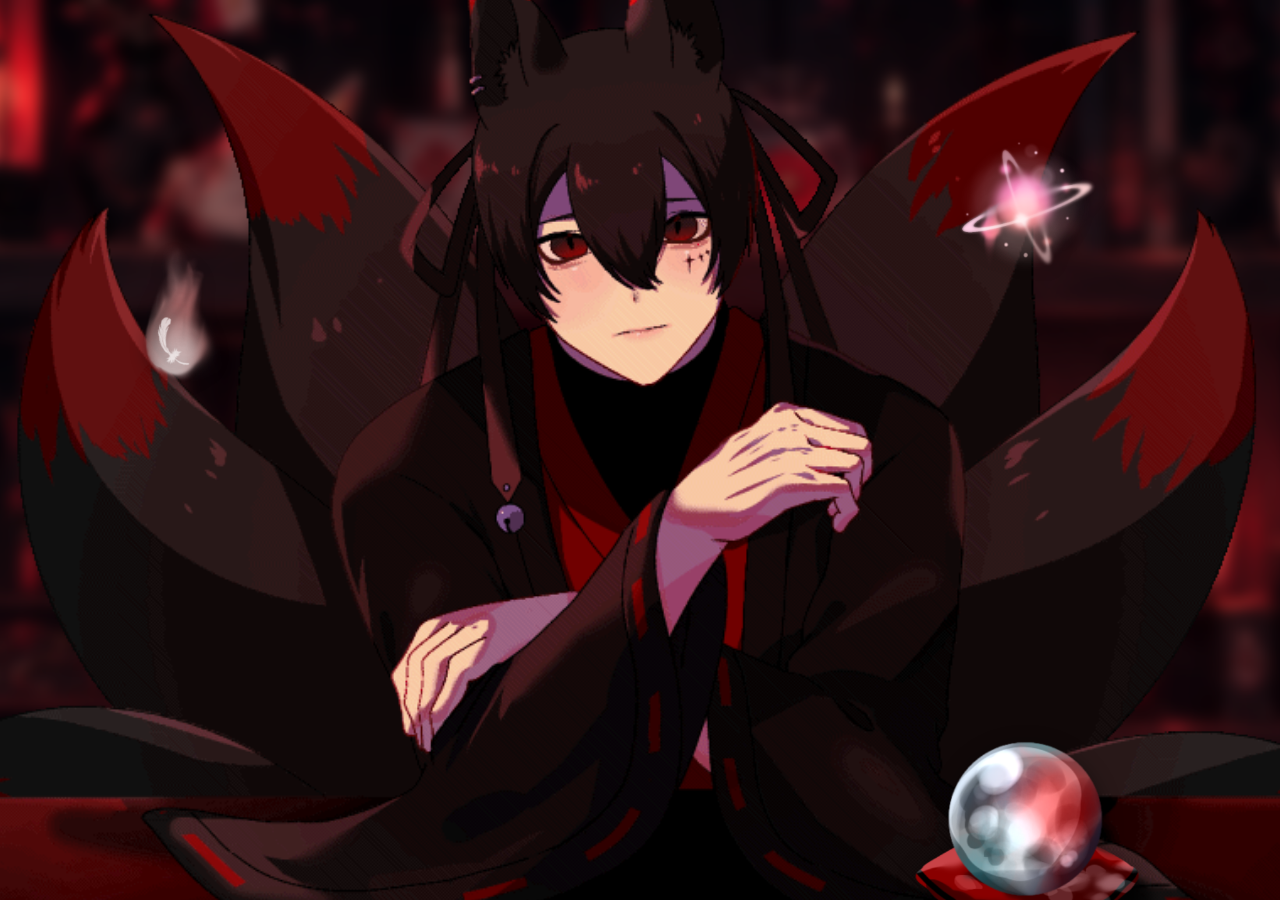
<file: index.html>
<!DOCTYPE html>
<html lang="ja">
<head>
  <meta charset="UTF-8">
  <meta name="viewport" content="width=device-width, initial-scale=1.0">
  <title>宵狐堂</title>
  <link rel="stylesheet" href="style.css">
</head>
<body>
  <div class="shop-container">
    <!-- 背景 -->
    <img src="images/shop-bg.png" alt="店の背景" class="shop-bg">

    <!-- 店主（GIF）＋机 -->
    <div class="shopkeeper-area" id="shopkeeper">
      <img src="images/shopkeeper.gif" alt="店主" class="shopkeeper-gif">
    </div>

    <!-- 机の上の商品（1つ） -->
    <div class="item product" id="product" data-link="detail-product.html">
      <img src="images/product.png" alt="商品">
    </div>

    <!-- 浮かぶ魂（2つ） -->
    <div class="item soul soul1" id="soul1" data-link="detail-soul1.html">
      <img src="images/soul1.png" alt="魂1">
    </div>

    <div class="item soul soul2" id="soul2" data-link="detail-soul2.html">
      <img src="images/soul2.png" alt="魂2">
    </div>
  </div>

  <!-- 台詞ボックス -->
  <div class="dialogue-box" id="dialogueBox">
    <div class="dialogue-text" id="dialogueText"></div>
    <div class="choices" id="choices" style="display: none;">
      <button class="choice-btn" data-choice="want">* あなたの音源がほしい</button>
      <button class="choice-btn" data-choice="chat">* 雑談</button>
      <button class="choice-btn" data-choice="kiyaku">* 利用規約</button>
    </div>
    <div class="continue-hint" id="continueHint">▼</div>
  </div>

  <script src="script.js"></script>
</body>
</html>
</file>
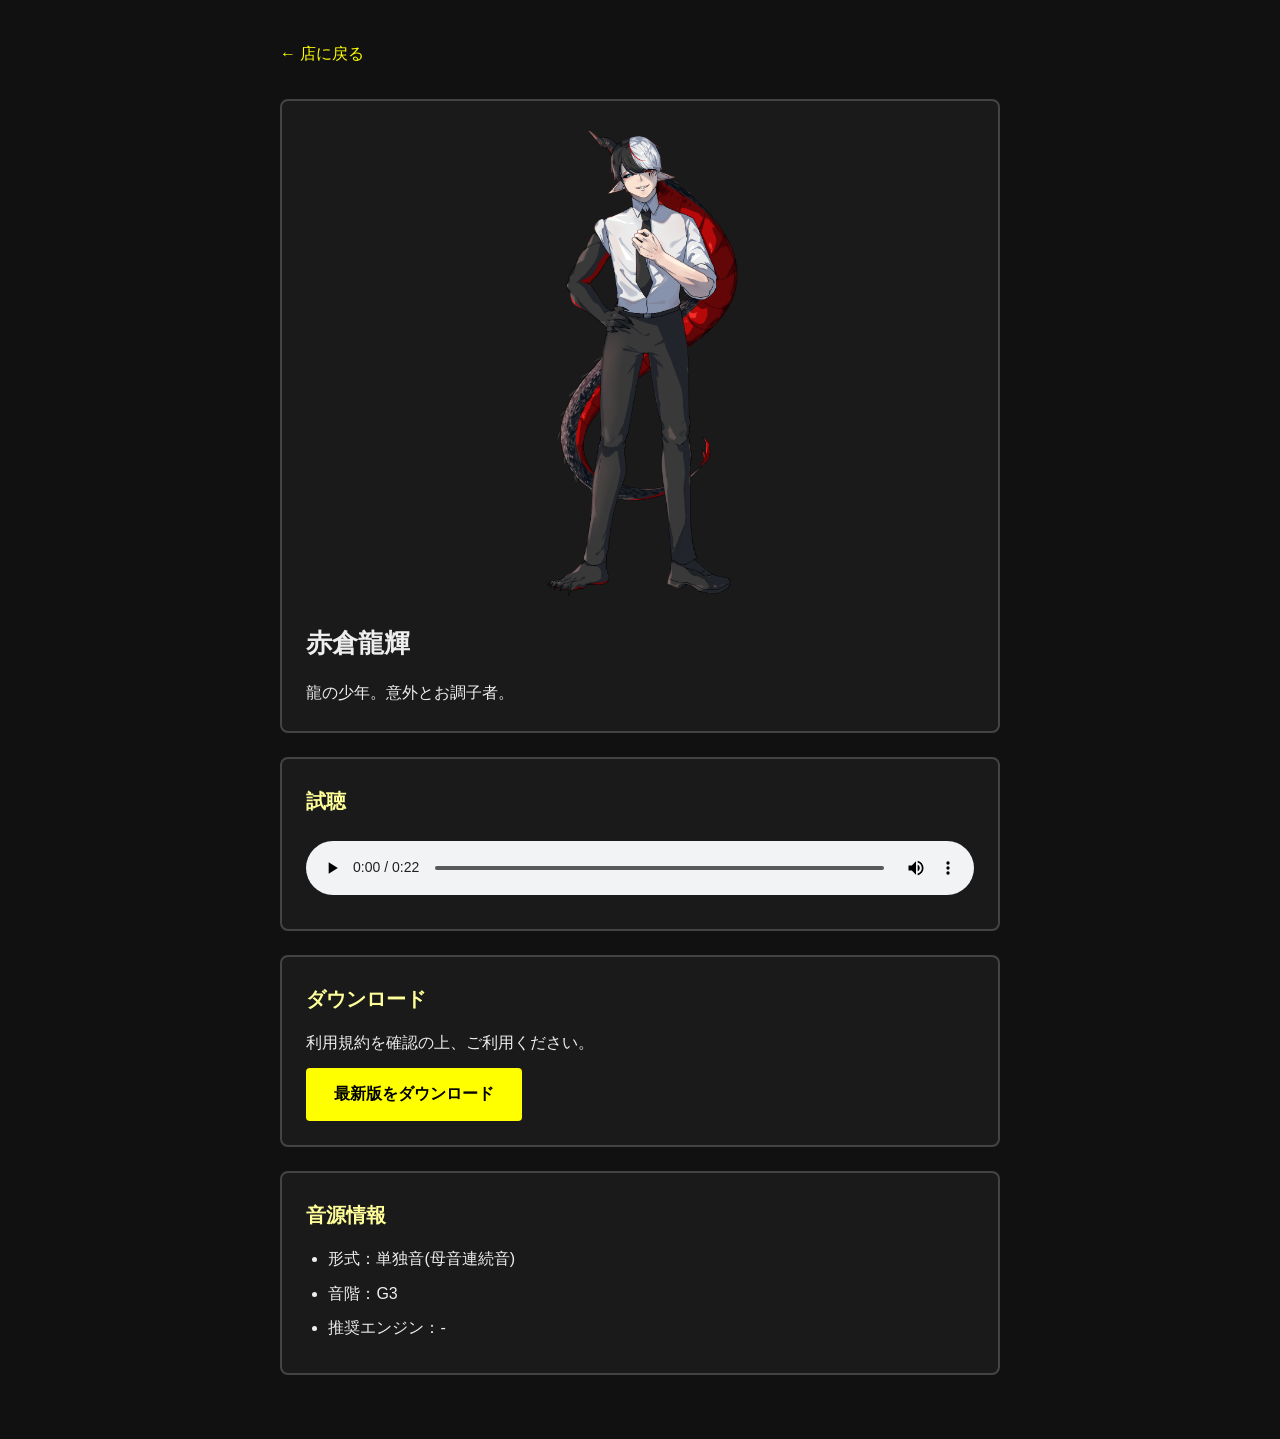
<file: detail-product.html>
<!DOCTYPE html>
<html lang="ja">
<head>
  <meta charset="UTF-8">
  <meta name="viewport" content="width=device-width, initial-scale=1.0">
  <title>商品の音源 - 詳細</title>
  <style>
    * { margin: 0; padding: 0; box-sizing: border-box; }
    body {
      background: #111;
      color: #eee;
      font-family: "Hiragino Sans", "Yu Gothic", "MS Gothic", sans-serif;
      line-height: 1.8;
      padding: 40px 20px;
    }
    .container { max-width: 720px; margin: 0 auto; }
    a.back {
      display: inline-block;
      color: #ffff00;
      text-decoration: none;
      margin-bottom: 30px;
      font-size: 16px;
    }
    a.back:hover { text-decoration: underline; }
    .card {
      background: #1a1a1a;
      border: 2px solid #444;
      padding: 24px;
      border-radius: 8px;
      margin-bottom: 24px;
    }
    h1 { font-size: 26px; margin-bottom: 12px; }
    h2 { font-size: 20px; margin-bottom: 12px; color: #ffff99; }
    .tachi {
      max-width: 280px;
      width: 100%;
      display: block;
      margin: 0 auto 20px;
      border-radius: 6px;
    }
    .download-btn {
      display: inline-block;
      background: #ffff00;
      color: #000;
      padding: 12px 28px;
      text-decoration: none;
      font-weight: bold;
      border-radius: 4px;
      margin-top: 10px;
    }
    .download-btn:hover { background: #fff; }
    audio { width: 100%; margin-top: 10px; }
    ul { padding-left: 1.4em; }
    li { margin-bottom: 6px; }
  </style>
</head>
<body>
  <div class="container">
    <a href="index.html" class="back">← 店に戻る</a>

    <div class="card">
      <img src="images/stand-product.png" alt="商品の立ち絵" class="tachi">
      <h1>赤倉龍輝</h1>
      <p>龍の少年。意外とお調子者。</p>
    </div>

    <div class="card">
      <h2>試聴</h2>
      <audio controls src="samples/product-demo.mp3">
        お使いのブラウザは音声再生に対応していません。
      </audio>
    </div>

    <div class="card">
      <h2>ダウンロード</h2>
      <p>利用規約を確認の上、ご利用ください。</p>
      <a href="https://www.dropbox.com/scl/fi/r007ff4nlva1wzagb0o6p/.zip?rlkey=ks2h0u1264roji05g4oes7sf4&st=e7msv6kg&dl=1" class="download-btn" target="_blank" rel="noopener">
        最新版をダウンロード
      </a>
    </div>

    <div class="card">
      <h2>音源情報</h2>
      <ul>
        <li>形式：単独音(母音連続音)</li>
        <li>音階：G3</li>
        <li>推奨エンジン：-</li>
      </ul>
    </div>
  </div>
</body>
</html>
</file>
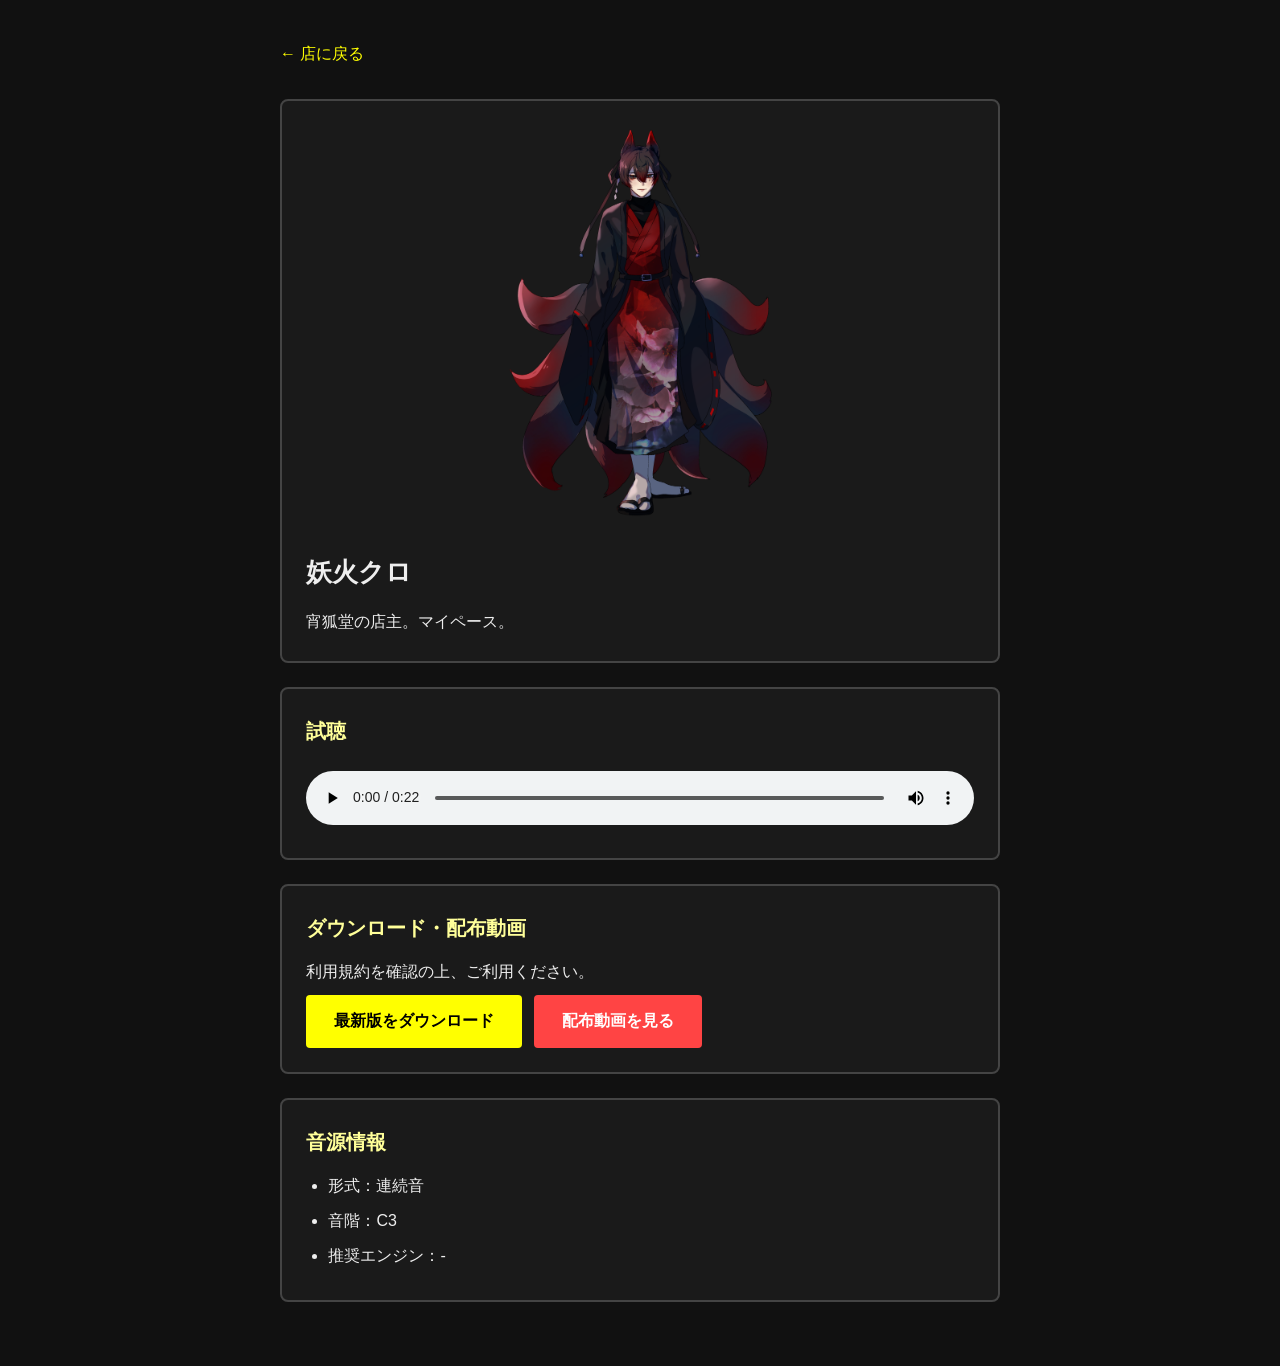
<file: detail-shopkeeper.html>
<!DOCTYPE html>
<html lang="ja">
<head>
  <meta charset="UTF-8">
  <meta name="viewport" content="width=device-width, initial-scale=1.0">
  <title>店主の音源 - 詳細</title>
  <style>
    * { margin: 0; padding: 0; box-sizing: border-box; }
    body {
      background: #111;
      color: #eee;
      font-family: "Hiragino Sans", "Yu Gothic", "MS Gothic", sans-serif;
      line-height: 1.8;
      padding: 40px 20px;
    }
    .container { max-width: 720px; margin: 0 auto; }
    a.back {
      display: inline-block;
      color: #ffff00;
      text-decoration: none;
      margin-bottom: 30px;
      font-size: 16px;
    }
    a.back:hover { text-decoration: underline; }
    .card {
      background: #1a1a1a;
      border: 2px solid #444;
      padding: 24px;
      border-radius: 8px;
      margin-bottom: 24px;
    }
    h1 { font-size: 26px; margin-bottom: 12px; }
    h2 { font-size: 20px; margin-bottom: 12px; color: #ffff99; }
    .tachi {
      max-width: 280px;
      width: 100%;
      display: block;
      margin: 0 auto 20px;
      border-radius: 6px;
    }
    .download-btn, .video-btn {
      display: inline-block;
      padding: 12px 28px;
      text-decoration: none;
      font-weight: bold;
      border-radius: 4px;
      margin: 8px 8px 0 0;
    }
    .download-btn {
      background: #ffff00;
      color: #000;
    }
    .download-btn:hover { background: #fff; }
    .video-btn {
      background: #ff4444;
      color: #fff;
    }
    .video-btn:hover { background: #ff6666; }
    audio { width: 100%; margin-top: 10px; }
    ul { padding-left: 1.4em; }
    li { margin-bottom: 6px; }
  </style>
</head>
<body>
  <div class="container">
    <a href="index.html" class="back">← 店に戻る</a>

    <div class="card">
      <img src="images/stand-shopkeeper.png" alt="店主の立ち絵" class="tachi">
      <h1>妖火クロ</h1>
      <p>宵狐堂の店主。マイペース。</p>
    </div>

    <div class="card">
      <h2>試聴</h2>
      <audio controls src="samples/shopkeeper-demo.mp3">
        お使いのブラウザは音声再生に対応していません。
      </audio>
    </div>

    <div class="card">
      <h2>ダウンロード・配布動画</h2>
      <p>利用規約を確認の上、ご利用ください。</p>
      <a href="https://www.dropbox.com/scl/fi/y4wu1rs2gu0re0cya1hs0/.zip?rlkey=u0ce9cgwadjxba7q49vmpx2ko&st=1z668yh6&dl=1
" class="download-btn" target="_blank" rel="noopener">
        最新版をダウンロード
      </a>
      <!-- ↓ ここを実際の配布動画URLに書き換えてください -->
      <a href="https://www.nicovideo.jp/watch/sm46850152" class="video-btn" target="_blank" rel="noopener">
        配布動画を見る
      </a>
    </div>

    <div class="card">
      <h2>音源情報</h2>
      <ul>
        <li>形式：連続音</li>
        <li>音階：C3</li>
        <li>推奨エンジン：-</li>
      </ul>
    </div>
  </div>
</body>
</html>
</file>
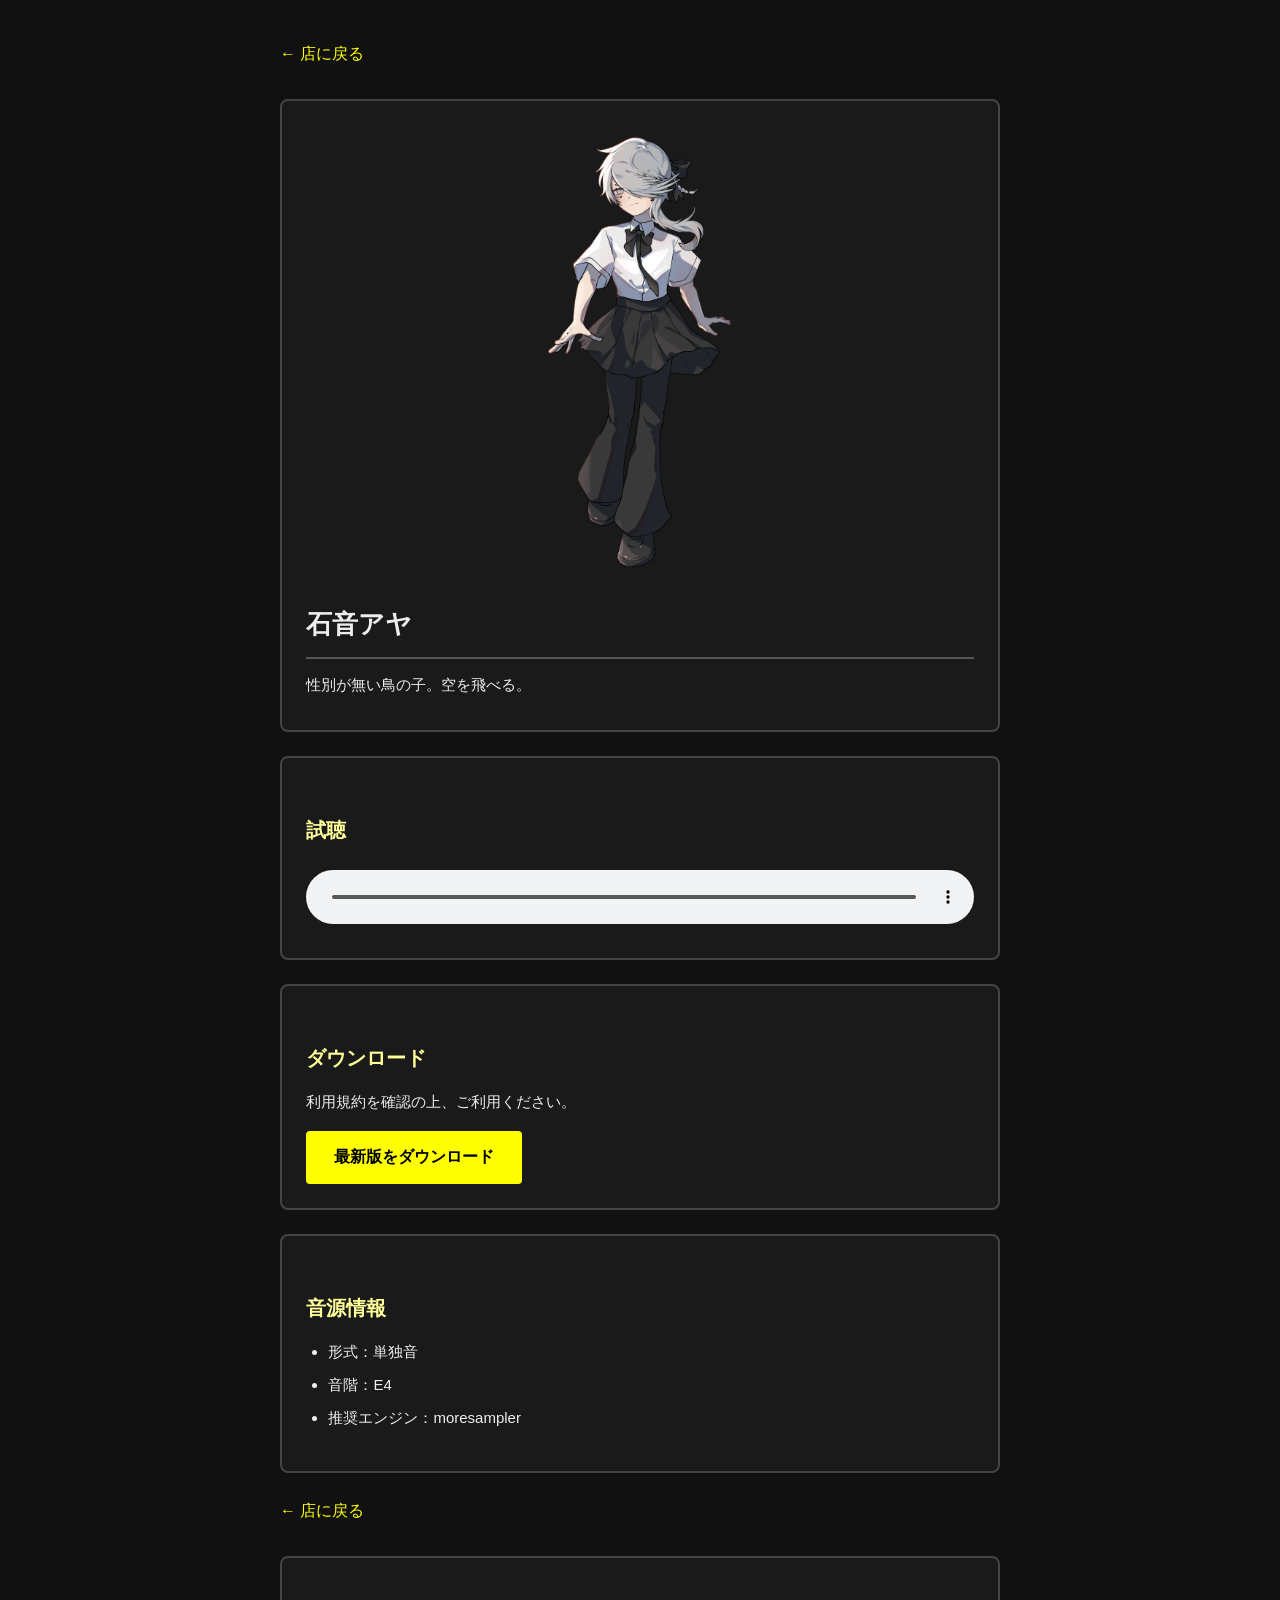
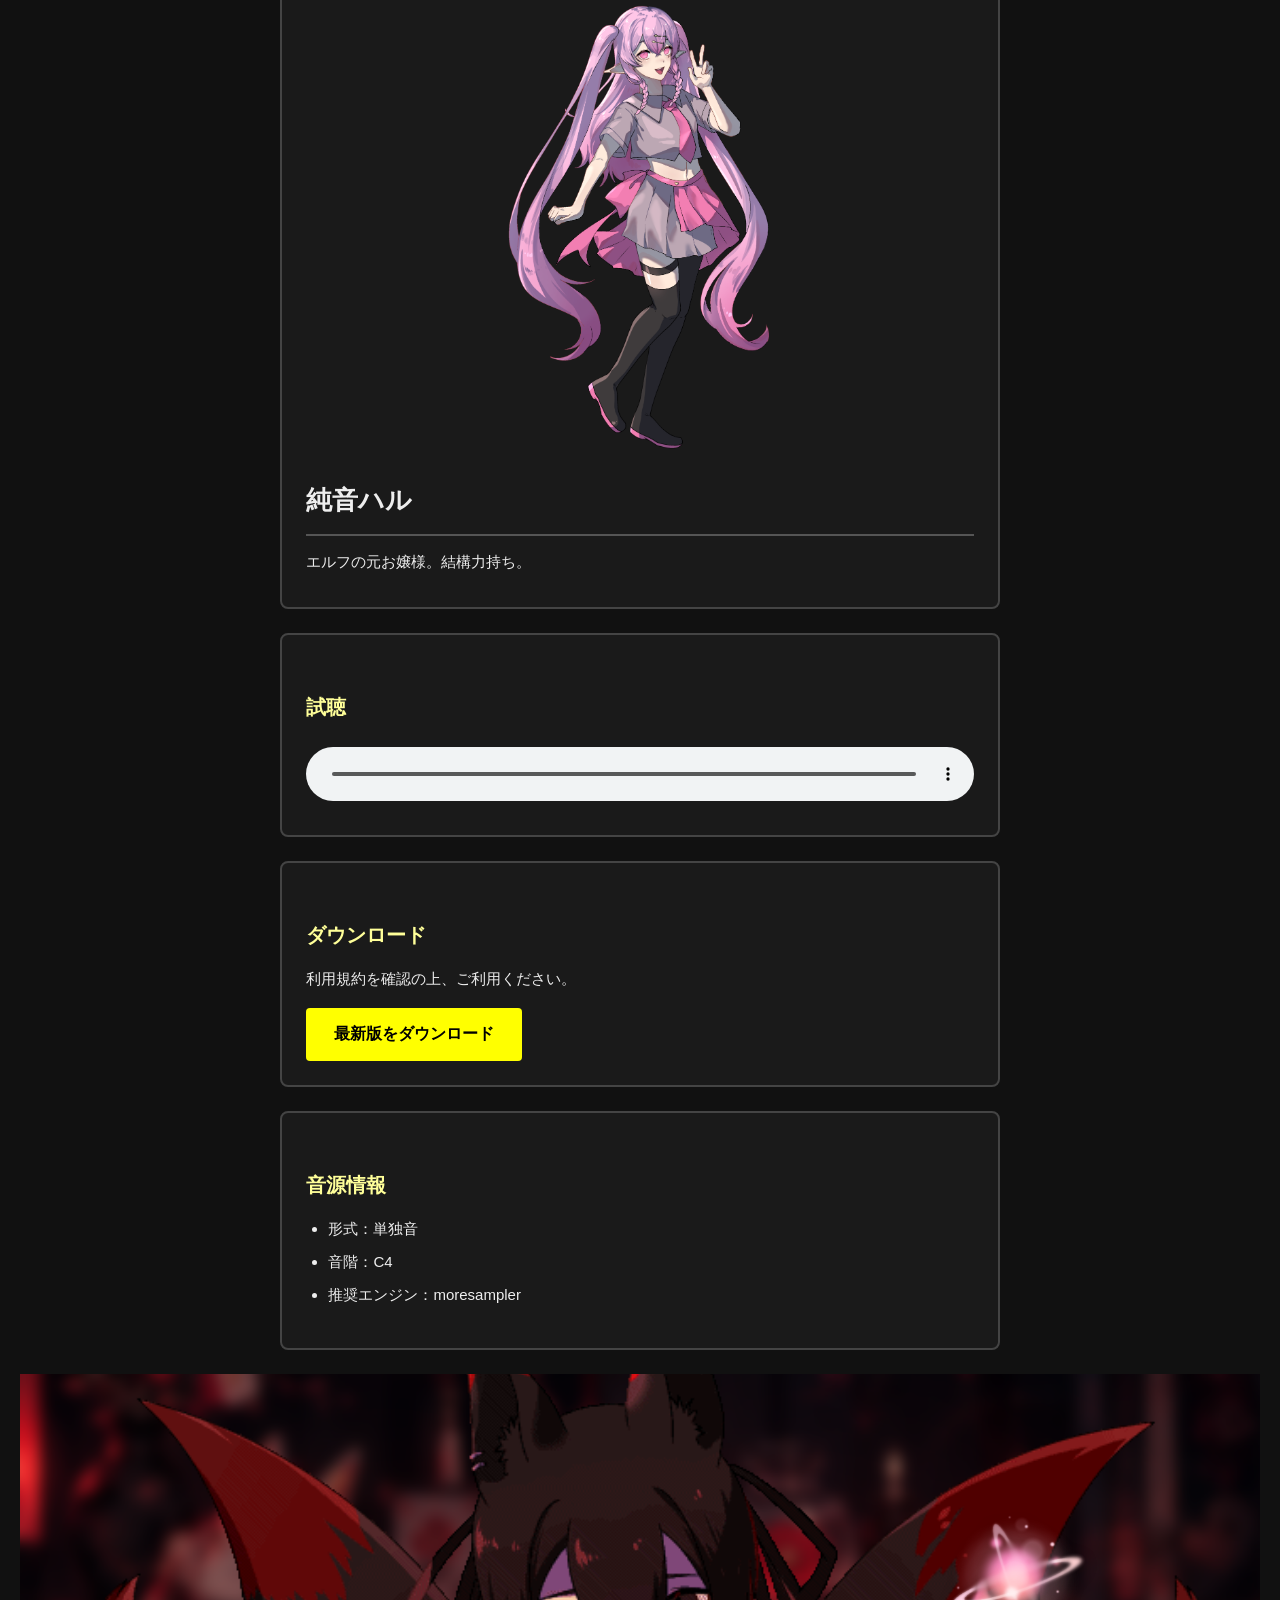
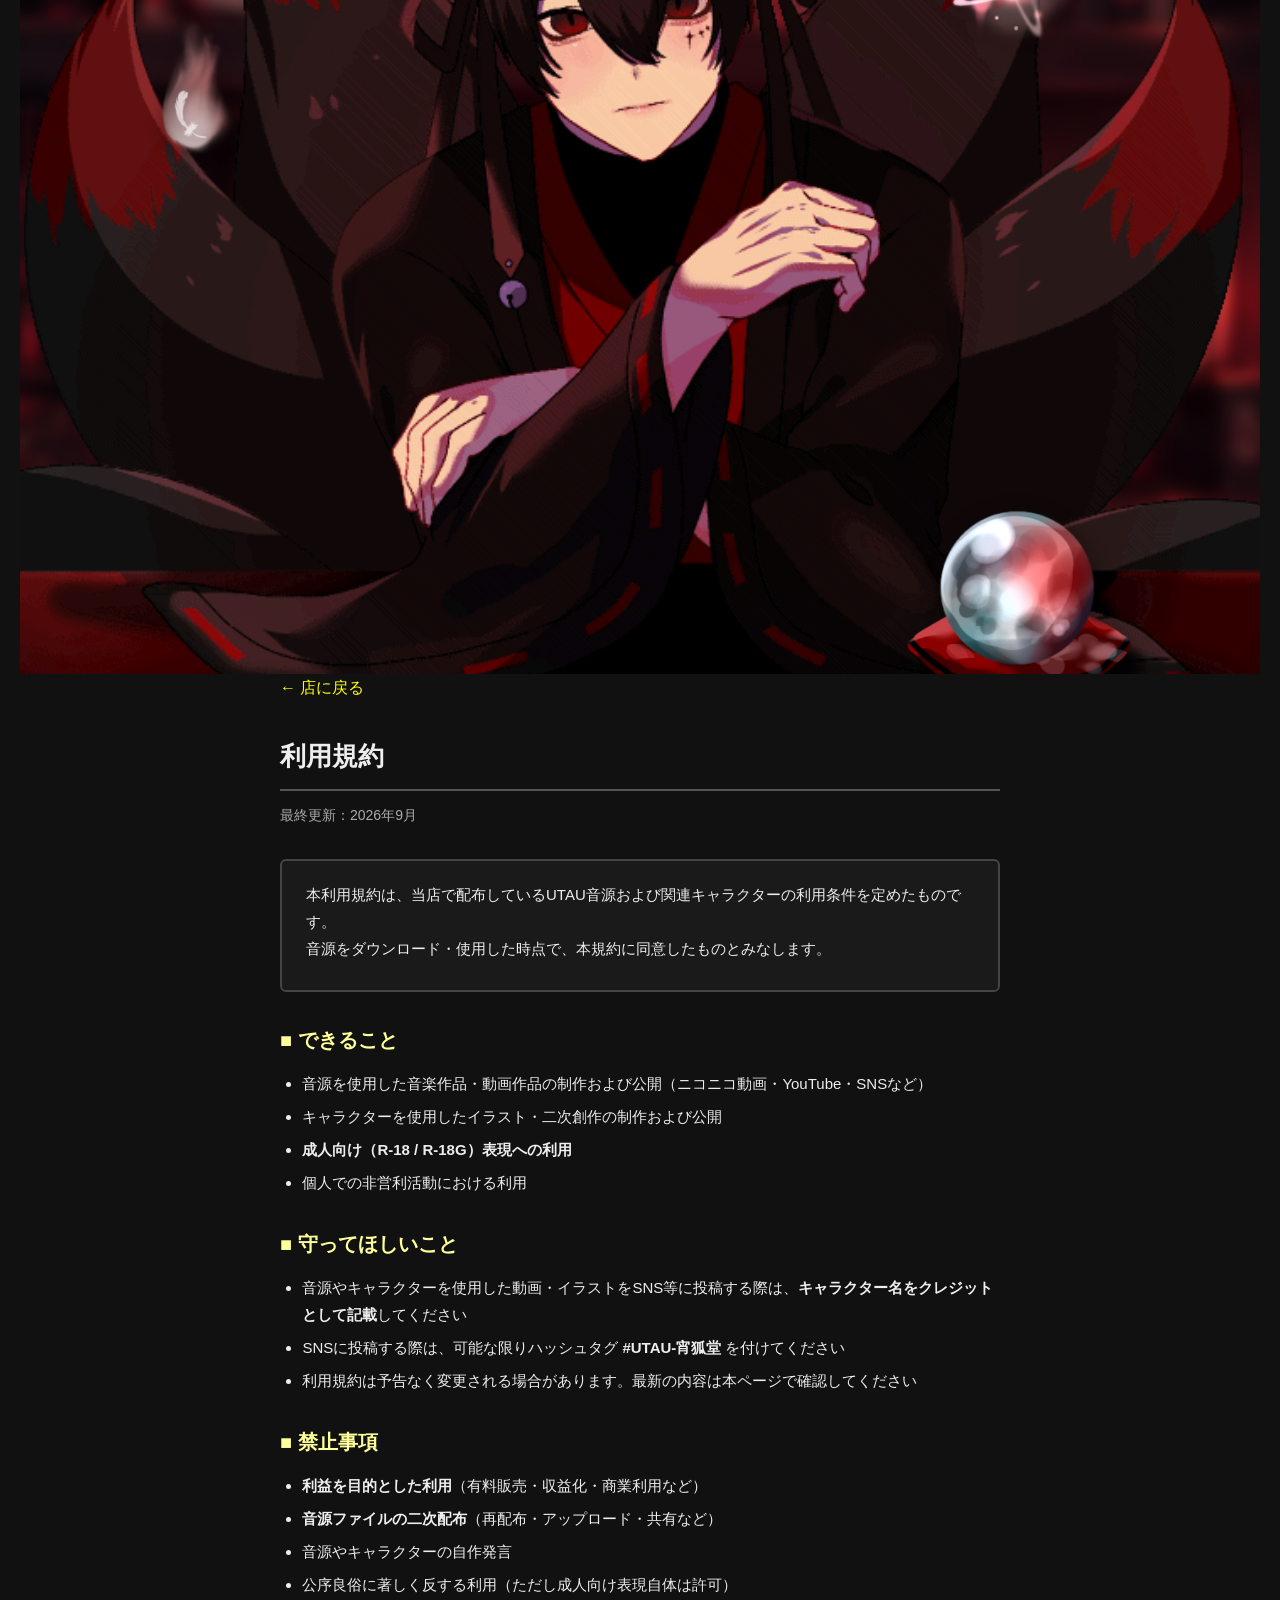
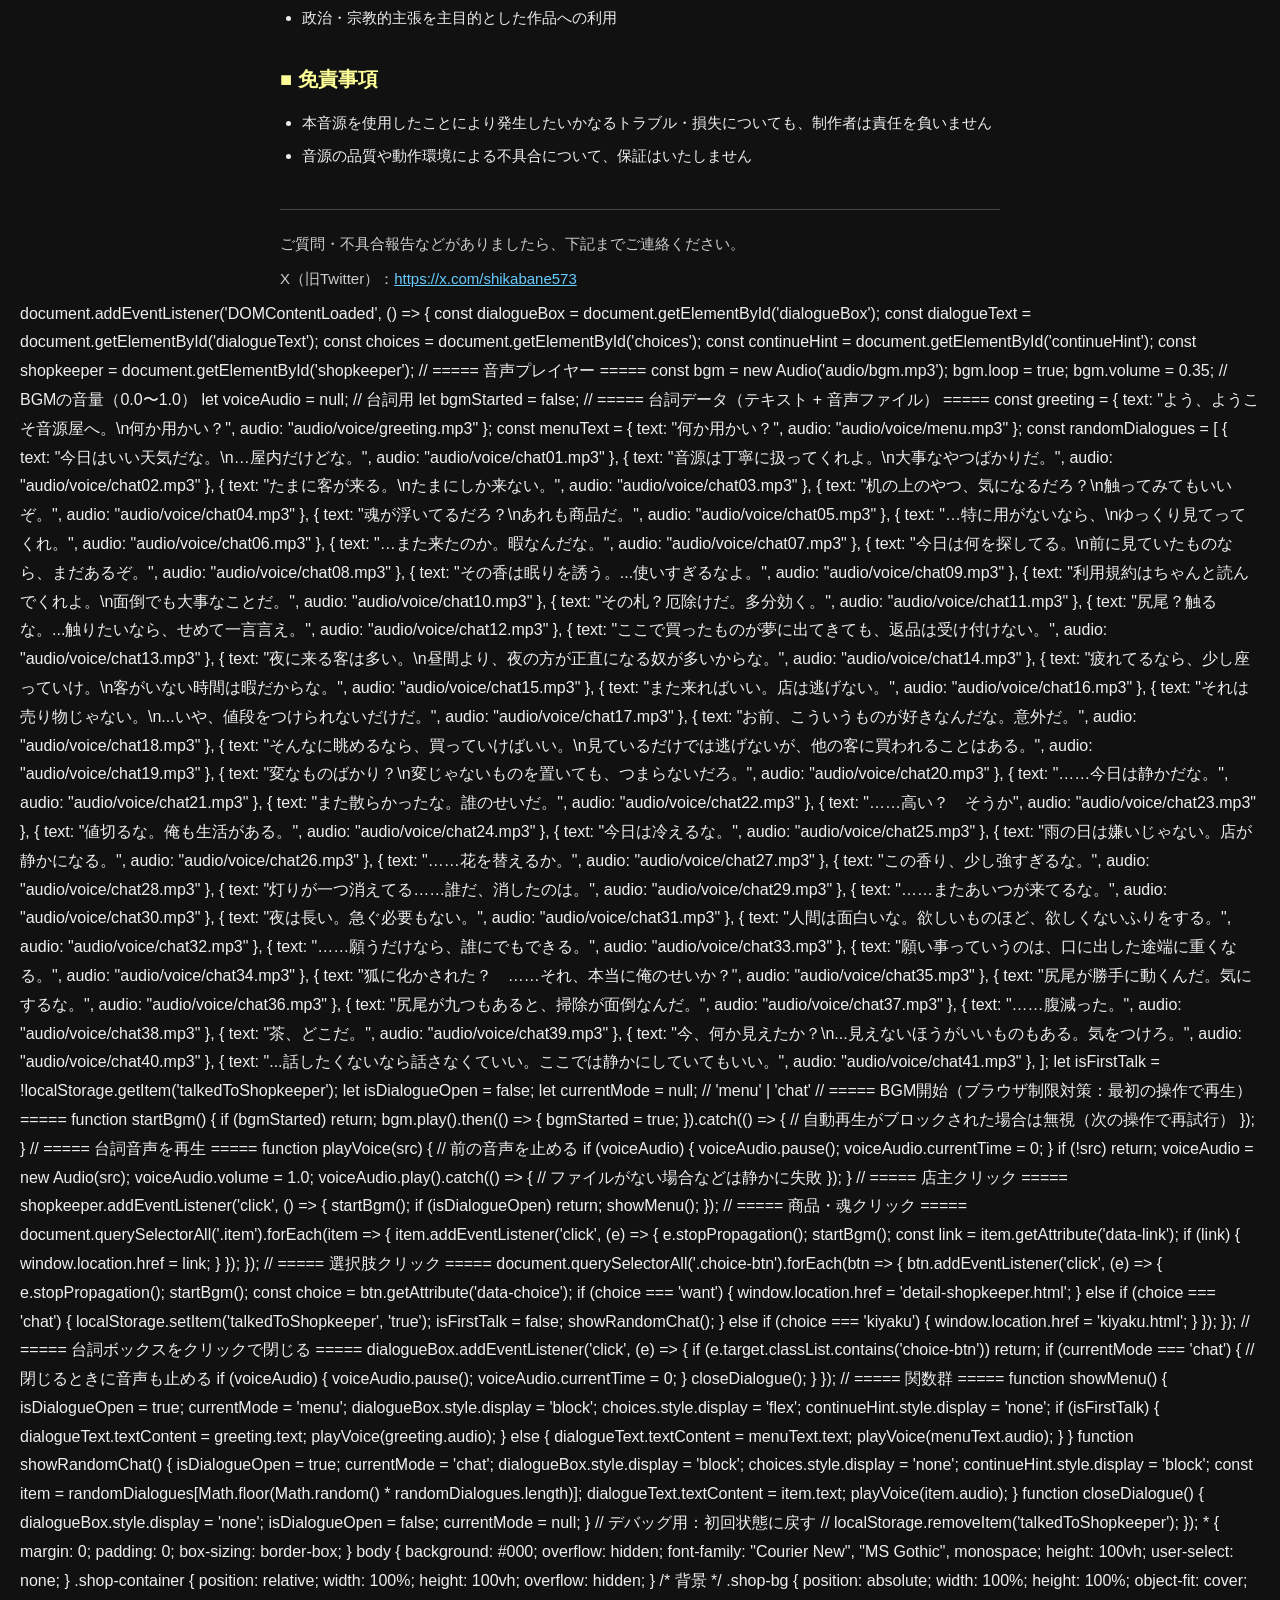
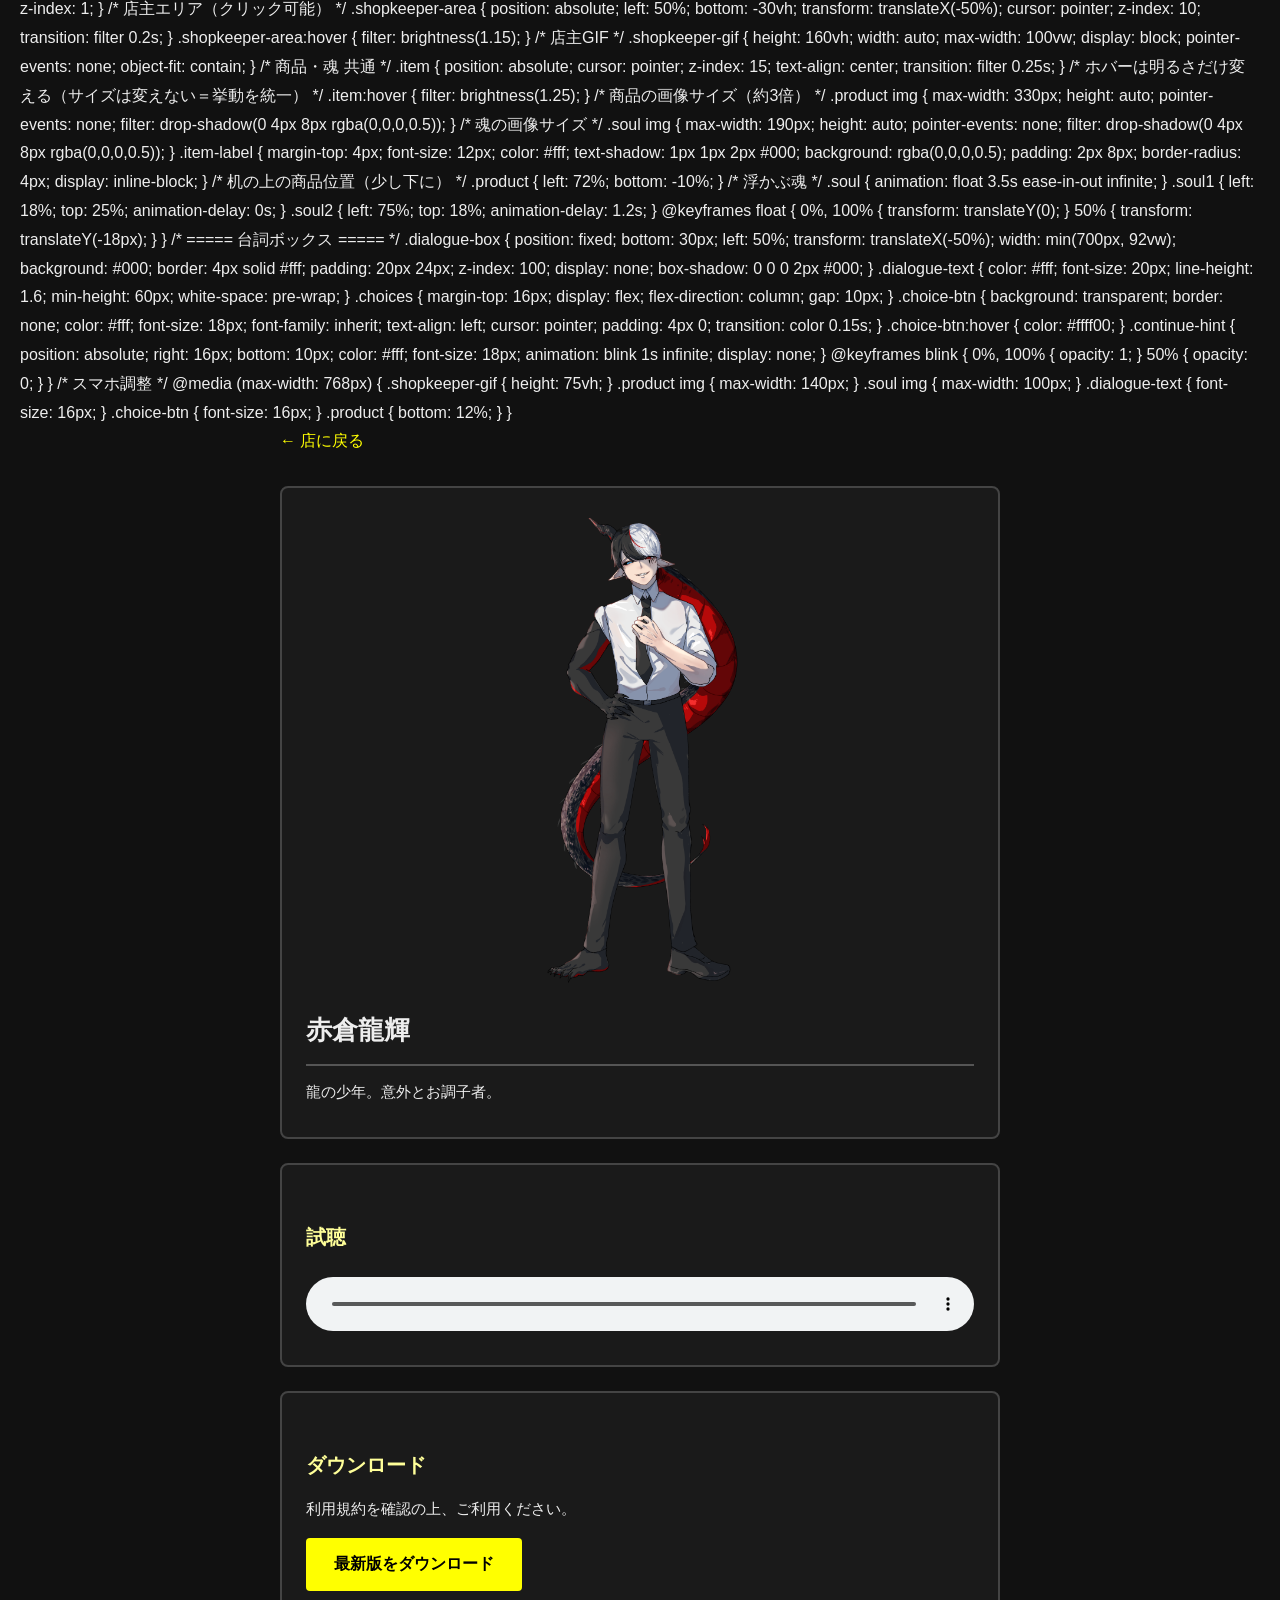
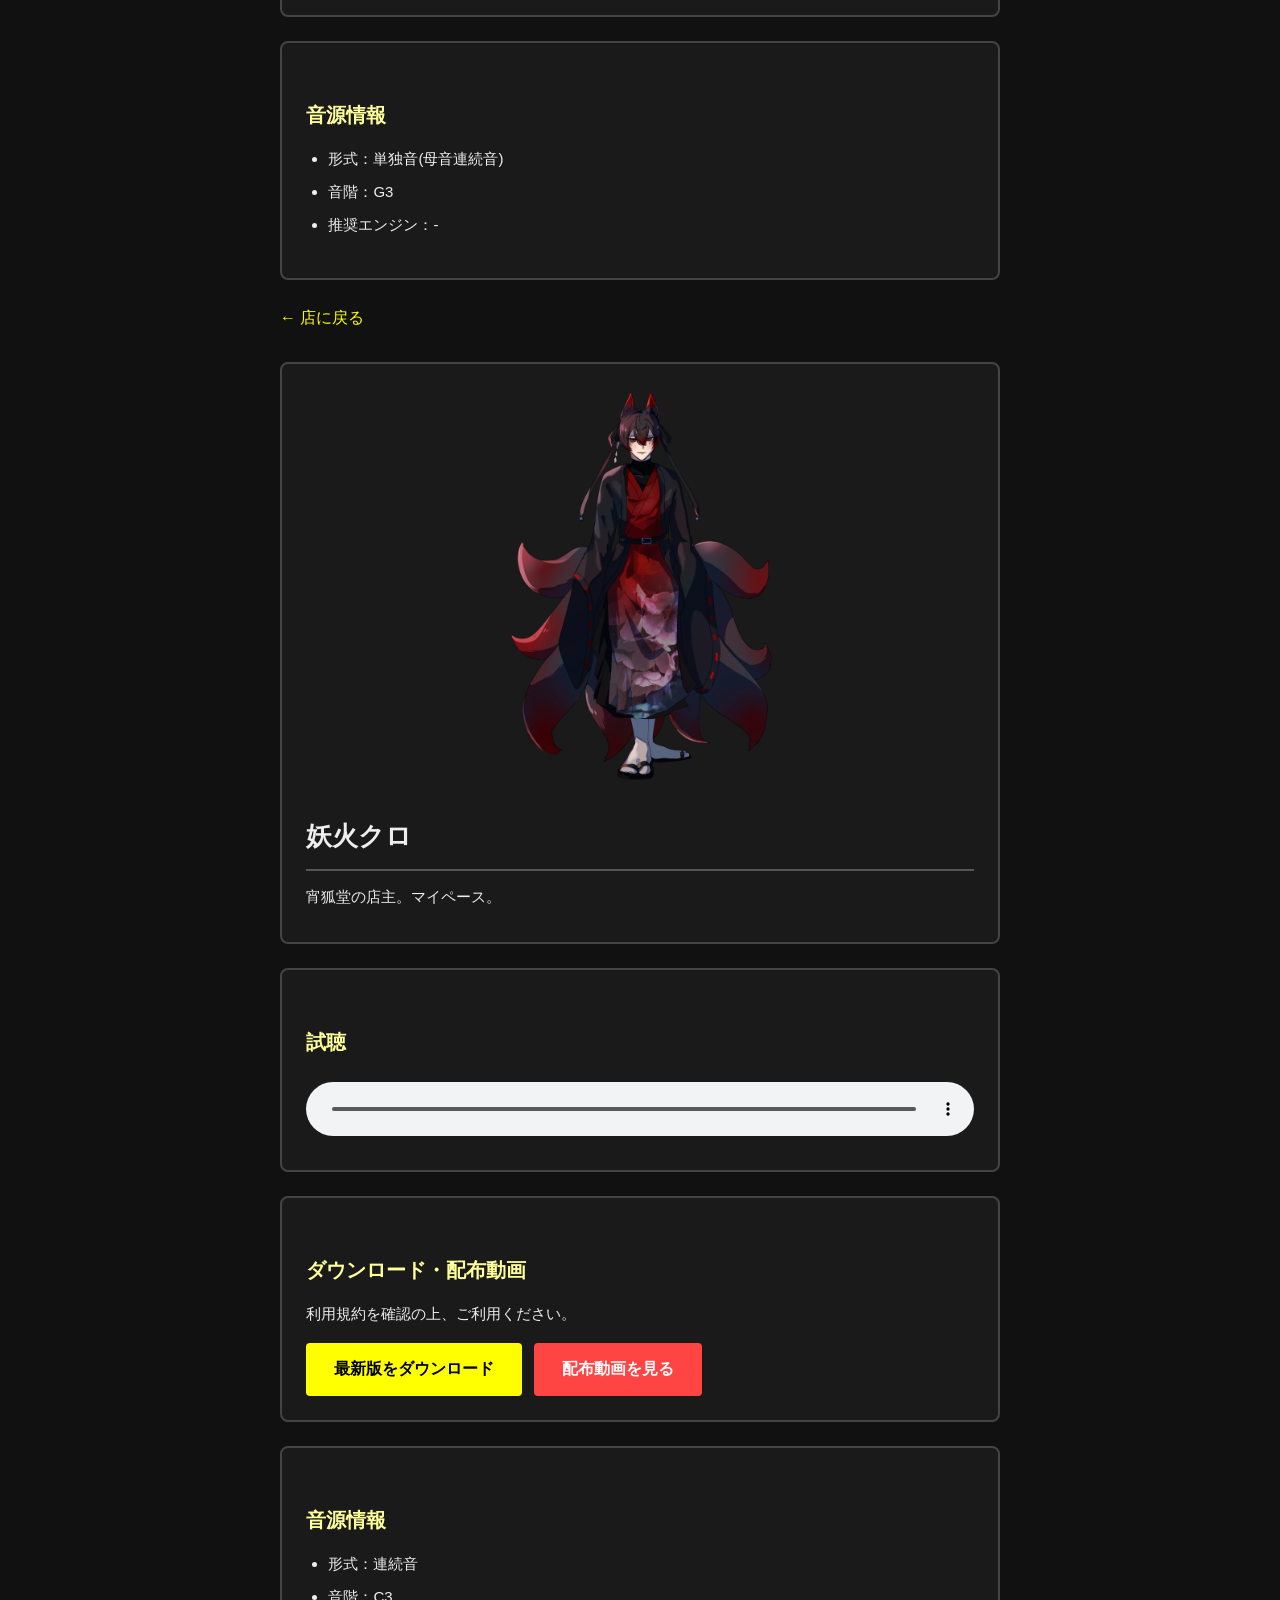
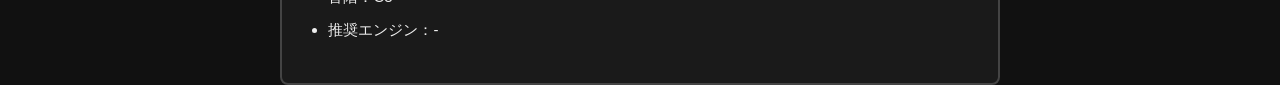
<file: detail-soul1.html>
<!DOCTYPE html>
<html lang="ja">
<head>
  <meta charset="UTF-8">
  <meta name="viewport" content="width=device-width, initial-scale=1.0">
  <title>魂1の音源 - 詳細</title>
  <style>
    * { margin: 0; padding: 0; box-sizing: border-box; }
    body {
      background: #111;
      color: #eee;
      font-family: "Hiragino Sans", "Yu Gothic", "MS Gothic", sans-serif;
      line-height: 1.8;
      padding: 40px 20px;
    }
    .container { max-width: 720px; margin: 0 auto; }
    a.back {
      display: inline-block;
      color: #ffff00;
      text-decoration: none;
      margin-bottom: 30px;
      font-size: 16px;
    }
    a.back:hover { text-decoration: underline; }
    .card {
      background: #1a1a1a;
      border: 2px solid #444;
      padding: 24px;
      border-radius: 8px;
      margin-bottom: 24px;
    }
    h1 { font-size: 26px; margin-bottom: 12px; }
    h2 { font-size: 20px; margin-bottom: 12px; color: #ffff99; }
    .tachi {
      max-width: 280px;
      width: 100%;
      display: block;
      margin: 0 auto 20px;
      border-radius: 6px;
    }
    .download-btn {
      display: inline-block;
      background: #ffff00;
      color: #000;
      padding: 12px 28px;
      text-decoration: none;
      font-weight: bold;
      border-radius: 4px;
      margin-top: 10px;
    }
    .download-btn:hover { background: #fff; }
    audio { width: 100%; margin-top: 10px; }
    ul { padding-left: 1.4em; }
    li { margin-bottom: 6px; }
  </style>
</head>
<body>
  <div class="container">
    <a href="index.html" class="back">← 店に戻る</a>

    <div class="card">
      <img src="images/stand-soul1.png" alt="魂1の立ち絵" class="tachi">
      <h1>石音アヤ</h1>
      <p>性別が無い鳥の子。空を飛べる。</p>
    </div>

    <div class="card">
      <h2>試聴</h2>
      <audio controls src="samples/soul1-demo.mp3">
        お使いのブラウザは音声再生に対応していません。
      </audio>
    </div>

    <div class="card">
      <h2>ダウンロード</h2>
      <p>利用規約を確認の上、ご利用ください。</p>
      <a href="https://www.dropbox.com/scl/fi/8hocbmlvi0zhhg3a3nbc5/.zip?rlkey=tdf1mtx64i7rfgdurhag0d7ps&st=yel9v7oo&dl=1" class="download-btn" target="_blank" rel="noopener">
        最新版をダウンロード
      </a>
    </div>

    <div class="card">
      <h2>音源情報</h2>
      <ul>
        <li>形式：単独音</li>
        <li>音階：E4</li>
        <li>推奨エンジン：moresampler</li>
      </ul>
    </div>
  </div>
</body>
</html>
<!DOCTYPE html>
<html lang="ja">
<head>
  <meta charset="UTF-8">
  <meta name="viewport" content="width=device-width, initial-scale=1.0">
  <title>魂2の音源 - 詳細</title>
  <style>
    * { margin: 0; padding: 0; box-sizing: border-box; }
    body {
      background: #111;
      color: #eee;
      font-family: "Hiragino Sans", "Yu Gothic", "MS Gothic", sans-serif;
      line-height: 1.8;
      padding: 40px 20px;
    }
    .container { max-width: 720px; margin: 0 auto; }
    a.back {
      display: inline-block;
      color: #ffff00;
      text-decoration: none;
      margin-bottom: 30px;
      font-size: 16px;
    }
    a.back:hover { text-decoration: underline; }
    .card {
      background: #1a1a1a;
      border: 2px solid #444;
      padding: 24px;
      border-radius: 8px;
      margin-bottom: 24px;
    }
    h1 { font-size: 26px; margin-bottom: 12px; }
    h2 { font-size: 20px; margin-bottom: 12px; color: #ffff99; }
    .tachi {
      max-width: 280px;
      width: 100%;
      display: block;
      margin: 0 auto 20px;
      border-radius: 6px;
    }
    .download-btn {
      display: inline-block;
      background: #ffff00;
      color: #000;
      padding: 12px 28px;
      text-decoration: none;
      font-weight: bold;
      border-radius: 4px;
      margin-top: 10px;
    }
    .download-btn:hover { background: #fff; }
    audio { width: 100%; margin-top: 10px; }
    ul { padding-left: 1.4em; }
    li { margin-bottom: 6px; }
  </style>
</head>
<body>
  <div class="container">
    <a href="index.html" class="back">← 店に戻る</a>

    <div class="card">
      <img src="images/stand-soul2.png" alt="魂2の立ち絵" class="tachi">
      <h1>純音ハル</h1>
      <p>エルフの元お嬢様。結構力持ち。</p>
    </div>

    <div class="card">
      <h2>試聴</h2>
      <audio controls src="samples/soul2-demo.mp3">
        お使いのブラウザは音声再生に対応していません。
      </audio>
    </div>

    <div class="card">
      <h2>ダウンロード</h2>
      <p>利用規約を確認の上、ご利用ください。</p>
      <a href="https://www.dropbox.com/scl/fi/syyekur6s44m2vhzwhtio/.zip?rlkey=cq6lwrc2swtjg82pn8cq7nov0&st=tovu2f4b&dl=1" class="download-btn" target="_blank" rel="noopener">
        最新版をダウンロード
      </a>
    </div>

    <div class="card">
      <h2>音源情報</h2>
      <ul>
        <li>形式：単独音</li>
        <li>音階：C4</li>
        <li>推奨エンジン：moresampler</li>
      </ul>
    </div>
  </div>
</body>
</html>
<!DOCTYPE html>
<html lang="ja">
<head>
  <meta charset="UTF-8">
  <meta name="viewport" content="width=device-width, initial-scale=1.0">
  <title>宵狐堂</title>
  <link rel="stylesheet" href="style.css">
</head>
<body>
  <div class="shop-container">
    <!-- 背景 -->
    <img src="images/shop-bg.png" alt="店の背景" class="shop-bg">

    <!-- 店主（GIF）＋机 -->
    <div class="shopkeeper-area" id="shopkeeper">
      <img src="images/shopkeeper.gif" alt="店主" class="shopkeeper-gif">
    </div>

    <!-- 机の上の商品（1つ） -->
    <div class="item product" id="product" data-link="detail-product.html">
      <img src="images/product.png" alt="商品">
    </div>

    <!-- 浮かぶ魂（2つ） -->
    <div class="item soul soul1" id="soul1" data-link="detail-soul1.html">
      <img src="images/soul1.png" alt="魂1">
    </div>

    <div class="item soul soul2" id="soul2" data-link="detail-soul2.html">
      <img src="images/soul2.png" alt="魂2">
    </div>
  </div>

  <!-- 台詞ボックス -->
  <div class="dialogue-box" id="dialogueBox">
    <div class="dialogue-text" id="dialogueText"></div>
    <div class="choices" id="choices" style="display: none;">
      <button class="choice-btn" data-choice="want">* あなたの音源がほしい</button>
      <button class="choice-btn" data-choice="chat">* 雑談</button>
      <button class="choice-btn" data-choice="kiyaku">* 利用規約</button>
    </div>
    <div class="continue-hint" id="continueHint">▼</div>
  </div>

  <script src="script.js"></script>
</body>
</html>
<!DOCTYPE html>
<html lang="ja">
<head>
  <meta charset="UTF-8">
  <meta name="viewport" content="width=device-width, initial-scale=1.0">
  <title>利用規約 - ○○の音源屋さん</title>
  <style>
    * {
      margin: 0;
      padding: 0;
      box-sizing: border-box;
    }

    body {
      background: #111;
      color: #eee;
      font-family: "Hiragino Sans", "Yu Gothic", "MS Gothic", sans-serif;
      line-height: 1.8;
      padding: 40px 20px;
    }

    .container {
      max-width: 720px;
      margin: 0 auto;
    }

    a.back {
      display: inline-block;
      color: #ffff00;
      text-decoration: none;
      margin-bottom: 30px;
      font-size: 16px;
    }

    a.back:hover {
      text-decoration: underline;
    }

    h1 {
      font-size: 28px;
      margin-bottom: 10px;
      border-bottom: 2px solid #555;
      padding-bottom: 10px;
    }

    .update {
      font-size: 14px;
      color: #aaa;
      margin-bottom: 30px;
    }

    h2 {
      font-size: 20px;
      margin: 30px 0 12px;
      color: #ffff99;
    }

    p, li {
      margin-bottom: 8px;
      font-size: 15px;
    }

    ul {
      padding-left: 1.5em;
      margin-bottom: 16px;
    }

    .box {
      background: #1a1a1a;
      border: 2px solid #444;
      padding: 20px 24px;
      border-radius: 6px;
      margin: 20px 0;
    }

    .contact {
      margin-top: 40px;
      padding-top: 20px;
      border-top: 1px solid #444;
      font-size: 14px;
      color: #ccc;
    }

    .contact a {
      color: #66ccff;
    }
  </style>
</head>
<body>
  <div class="container">
    <a href="index.html" class="back">← 店に戻る</a>

    <h1>利用規約</h1>
    <p class="update">最終更新：2026年9月</p>

    <div class="box">
      <p>本利用規約は、当店で配布しているUTAU音源および関連キャラクターの利用条件を定めたものです。<br>
      音源をダウンロード・使用した時点で、本規約に同意したものとみなします。</p>
    </div>

    <h2>■ できること</h2>
    <ul>
      <li>音源を使用した音楽作品・動画作品の制作および公開（ニコニコ動画・YouTube・SNSなど）</li>
      <li>キャラクターを使用したイラスト・二次創作の制作および公開</li>
      <li><strong>成人向け（R-18 / R-18G）表現への利用</strong></li>
      <li>個人での非営利活動における利用</li>
    </ul>

    <h2>■ 守ってほしいこと</h2>
    <ul>
      <li>音源やキャラクターを使用した動画・イラストをSNS等に投稿する際は、<strong>キャラクター名をクレジットとして記載</strong>してください</li>
      <li>SNSに投稿する際は、可能な限りハッシュタグ <strong>#UTAU-宵狐堂</strong> を付けてください</li>
      <li>利用規約は予告なく変更される場合があります。最新の内容は本ページで確認してください</li>
    </ul>

    <h2>■ 禁止事項</h2>
    <ul>
      <li><strong>利益を目的とした利用</strong>（有料販売・収益化・商業利用など）</li>
      <li><strong>音源ファイルの二次配布</strong>（再配布・アップロード・共有など）</li>
      <li>音源やキャラクターの自作発言</li>
      <li>公序良俗に著しく反する利用（ただし成人向け表現自体は許可）</li>
      <li>政治・宗教的主張を主目的とした作品への利用</li>
    </ul>

    <h2>■ 免責事項</h2>
    <ul>
      <li>本音源を使用したことにより発生したいかなるトラブル・損失についても、制作者は責任を負いません</li>
      <li>音源の品質や動作環境による不具合について、保証はいたしません</li>
    </ul>

    <div class="contact">
      <p>ご質問・不具合報告などがありましたら、下記までご連絡ください。</p>
      <p>X（旧Twitter）：<a href="https://x.com/shikabane573" target="_blank" rel="noopener">https://x.com/shikabane573</a></p>
    </div>
  </div>
</body>
</html>
document.addEventListener('DOMContentLoaded', () => {
  const dialogueBox = document.getElementById('dialogueBox');
  const dialogueText = document.getElementById('dialogueText');
  const choices = document.getElementById('choices');
  const continueHint = document.getElementById('continueHint');
  const shopkeeper = document.getElementById('shopkeeper');

  // ===== 音声プレイヤー =====
  const bgm = new Audio('audio/bgm.mp3');
  bgm.loop = true;
  bgm.volume = 0.35;          // BGMの音量（0.0〜1.0）

  let voiceAudio = null;      // 台詞用
  let bgmStarted = false;

  // ===== 台詞データ（テキスト + 音声ファイル） =====
  const greeting = {
    text: "よう、ようこそ音源屋へ。\n何か用かい？",
    audio: "audio/voice/greeting.mp3"
  };

  const menuText = {
    text: "何か用かい？",
    audio: "audio/voice/menu.mp3"
  };

  const randomDialogues = [
    { text: "今日はいい天気だな。\n…屋内だけどな。", audio: "audio/voice/chat01.mp3" },
    { text: "音源は丁寧に扱ってくれよ。\n大事なやつばかりだ。", audio: "audio/voice/chat02.mp3" },
    { text: "たまに客が来る。\nたまにしか来ない。", audio: "audio/voice/chat03.mp3" },
    { text: "机の上のやつ、気になるだろ？\n触ってみてもいいぞ。", audio: "audio/voice/chat04.mp3" },
    { text: "魂が浮いてるだろ？\nあれも商品だ。", audio: "audio/voice/chat05.mp3" },
    { text: "…特に用がないなら、\nゆっくり見てってくれ。", audio: "audio/voice/chat06.mp3" },
    { text: "…また来たのか。暇なんだな。", audio: "audio/voice/chat07.mp3" },
    { text: "今日は何を探してる。\n前に見ていたものなら、まだあるぞ。", audio: "audio/voice/chat08.mp3" },
    { text: "その香は眠りを誘う。...使いすぎるなよ。", audio: "audio/voice/chat09.mp3" },
    { text: "利用規約はちゃんと読んでくれよ。\n面倒でも大事なことだ。", audio: "audio/voice/chat10.mp3" },
    { text: "その札？厄除けだ。多分効く。", audio: "audio/voice/chat11.mp3" },
    { text: "尻尾？触るな。...触りたいなら、せめて一言言え。", audio: "audio/voice/chat12.mp3" },
    { text: "ここで買ったものが夢に出てきても、返品は受け付けない。", audio: "audio/voice/chat13.mp3" },
    { text: "夜に来る客は多い。\n昼間より、夜の方が正直になる奴が多いからな。", audio: "audio/voice/chat14.mp3" },
    { text: "疲れてるなら、少し座っていけ。\n客がいない時間は暇だからな。", audio: "audio/voice/chat15.mp3" },
    { text: "また来ればいい。店は逃げない。", audio: "audio/voice/chat16.mp3" },
    { text: "それは売り物じゃない。\n...いや、値段をつけられないだけだ。", audio: "audio/voice/chat17.mp3" },
    { text: "お前、こういうものが好きなんだな。意外だ。", audio: "audio/voice/chat18.mp3" },
    { text: "そんなに眺めるなら、買っていけばいい。\n見ているだけでは逃げないが、他の客に買われることはある。", audio: "audio/voice/chat19.mp3" },
    { text: "変なものばかり？\n変じゃないものを置いても、つまらないだろ。", audio: "audio/voice/chat20.mp3" },
    { text: "……今日は静かだな。", audio: "audio/voice/chat21.mp3" },
    { text: "また散らかったな。誰のせいだ。", audio: "audio/voice/chat22.mp3" },
    { text: "……高い？　そうか", audio: "audio/voice/chat23.mp3" },
    { text: "値切るな。俺も生活がある。", audio: "audio/voice/chat24.mp3" },
    { text: "今日は冷えるな。", audio: "audio/voice/chat25.mp3" },
    { text: "雨の日は嫌いじゃない。店が静かになる。", audio: "audio/voice/chat26.mp3" },
    { text: "……花を替えるか。", audio: "audio/voice/chat27.mp3" },
    { text: "この香り、少し強すぎるな。", audio: "audio/voice/chat28.mp3" },
    { text: "灯りが一つ消えてる……誰だ、消したのは。", audio: "audio/voice/chat29.mp3" },
    { text: "……またあいつが来てるな。", audio: "audio/voice/chat30.mp3" },
    { text: "夜は長い。急ぐ必要もない。", audio: "audio/voice/chat31.mp3" },
    { text: "人間は面白いな。欲しいものほど、欲しくないふりをする。", audio: "audio/voice/chat32.mp3" },
    { text: "……願うだけなら、誰にでもできる。", audio: "audio/voice/chat33.mp3" },
    { text: "願い事っていうのは、口に出した途端に重くなる。", audio: "audio/voice/chat34.mp3" },
    { text: "狐に化かされた？　……それ、本当に俺のせいか？", audio: "audio/voice/chat35.mp3" },
    { text: "尻尾が勝手に動くんだ。気にするな。", audio: "audio/voice/chat36.mp3" },
    { text: "尻尾が九つもあると、掃除が面倒なんだ。", audio: "audio/voice/chat37.mp3" },
    { text: "……腹減った。", audio: "audio/voice/chat38.mp3" },
    { text: "茶、どこだ。", audio: "audio/voice/chat39.mp3" },
    { text: "今、何か見えたか？\n...見えないほうがいいものもある。気をつけろ。", audio: "audio/voice/chat40.mp3" },
    { text: "...話したくないなら話さなくていい。ここでは静かにしていてもいい。", audio: "audio/voice/chat41.mp3" },
  ];

  let isFirstTalk = !localStorage.getItem('talkedToShopkeeper');
  let isDialogueOpen = false;
  let currentMode = null; // 'menu' | 'chat'

  // ===== BGM開始（ブラウザ制限対策：最初の操作で再生） =====
  function startBgm() {
    if (bgmStarted) return;
    bgm.play().then(() => {
      bgmStarted = true;
    }).catch(() => {
      // 自動再生がブロックされた場合は無視（次の操作で再試行）
    });
  }

  // ===== 台詞音声を再生 =====
  function playVoice(src) {
    // 前の音声を止める
    if (voiceAudio) {
      voiceAudio.pause();
      voiceAudio.currentTime = 0;
    }
    if (!src) return;

    voiceAudio = new Audio(src);
    voiceAudio.volume = 1.0;
    voiceAudio.play().catch(() => {
      // ファイルがない場合などは静かに失敗
    });
  }

  // ===== 店主クリック =====
  shopkeeper.addEventListener('click', () => {
    startBgm();
    if (isDialogueOpen) return;
    showMenu();
  });

  // ===== 商品・魂クリック =====
  document.querySelectorAll('.item').forEach(item => {
    item.addEventListener('click', (e) => {
      e.stopPropagation();
      startBgm();
      const link = item.getAttribute('data-link');
      if (link) {
        window.location.href = link;
      }
    });
  });

  // ===== 選択肢クリック =====
  document.querySelectorAll('.choice-btn').forEach(btn => {
    btn.addEventListener('click', (e) => {
      e.stopPropagation();
      startBgm();
      const choice = btn.getAttribute('data-choice');

      if (choice === 'want') {
        window.location.href = 'detail-shopkeeper.html';
      } else if (choice === 'chat') {
        localStorage.setItem('talkedToShopkeeper', 'true');
        isFirstTalk = false;
        showRandomChat();
      } else if (choice === 'kiyaku') {
        window.location.href = 'kiyaku.html';
      }
    });
  });

  // ===== 台詞ボックスをクリックで閉じる =====
  dialogueBox.addEventListener('click', (e) => {
    if (e.target.classList.contains('choice-btn')) return;

    if (currentMode === 'chat') {
      // 閉じるときに音声も止める
      if (voiceAudio) {
        voiceAudio.pause();
        voiceAudio.currentTime = 0;
      }
      closeDialogue();
    }
  });

  // ===== 関数群 =====
  function showMenu() {
    isDialogueOpen = true;
    currentMode = 'menu';
    dialogueBox.style.display = 'block';
    choices.style.display = 'flex';
    continueHint.style.display = 'none';

    if (isFirstTalk) {
      dialogueText.textContent = greeting.text;
      playVoice(greeting.audio);
    } else {
      dialogueText.textContent = menuText.text;
      playVoice(menuText.audio);
    }
  }

  function showRandomChat() {
    isDialogueOpen = true;
    currentMode = 'chat';
    dialogueBox.style.display = 'block';
    choices.style.display = 'none';
    continueHint.style.display = 'block';

    const item = randomDialogues[Math.floor(Math.random() * randomDialogues.length)];
    dialogueText.textContent = item.text;
    playVoice(item.audio);
  }

  function closeDialogue() {
    dialogueBox.style.display = 'none';
    isDialogueOpen = false;
    currentMode = null;
  }

  // デバッグ用：初回状態に戻す
  // localStorage.removeItem('talkedToShopkeeper');
});
* {
  margin: 0;
  padding: 0;
  box-sizing: border-box;
}

body {
  background: #000;
  overflow: hidden;
  font-family: "Courier New", "MS Gothic", monospace;
  height: 100vh;
  user-select: none;
}

.shop-container {
  position: relative;
  width: 100%;
  height: 100vh;
  overflow: hidden;
}

/* 背景 */
.shop-bg {
  position: absolute;
  width: 100%;
  height: 100%;
  object-fit: cover;
  z-index: 1;
}

/* 店主エリア（クリック可能） */
.shopkeeper-area {
  position: absolute;
  left: 50%;
  bottom: -30vh;
  transform: translateX(-50%);
  cursor: pointer;
  z-index: 10;
  transition: filter 0.2s;
}

.shopkeeper-area:hover {
  filter: brightness(1.15);
}

/* 店主GIF */
.shopkeeper-gif {
  height: 160vh;
  width: auto;
  max-width: 100vw;
  display: block;
  pointer-events: none;
  object-fit: contain;
}

/* 商品・魂 共通 */
.item {
  position: absolute;
  cursor: pointer;
  z-index: 15;
  text-align: center;
  transition: filter 0.25s;
}

/* ホバーは明るさだけ変える（サイズは変えない＝挙動を統一） */
.item:hover {
  filter: brightness(1.25);
}

/* 商品の画像サイズ（約3倍） */
.product img {
  max-width: 330px;
  height: auto;
  pointer-events: none;
  filter: drop-shadow(0 4px 8px rgba(0,0,0,0.5));
}

/* 魂の画像サイズ */
.soul img {
  max-width: 190px;
  height: auto;
  pointer-events: none;
  filter: drop-shadow(0 4px 8px rgba(0,0,0,0.5));
}

.item-label {
  margin-top: 4px;
  font-size: 12px;
  color: #fff;
  text-shadow: 1px 1px 2px #000;
  background: rgba(0,0,0,0.5);
  padding: 2px 8px;
  border-radius: 4px;
  display: inline-block;
}

/* 机の上の商品位置（少し下に） */
.product {
  left: 72%;
  bottom: -10%;
}

/* 浮かぶ魂 */
.soul {
  animation: float 3.5s ease-in-out infinite;
}

.soul1 {
  left: 18%;
  top: 25%;
  animation-delay: 0s;
}

.soul2 {
  left: 75%;
  top: 18%;
  animation-delay: 1.2s;
}

@keyframes float {
  0%, 100% { transform: translateY(0); }
  50% { transform: translateY(-18px); }
}

/* ===== 台詞ボックス ===== */
.dialogue-box {
  position: fixed;
  bottom: 30px;
  left: 50%;
  transform: translateX(-50%);
  width: min(700px, 92vw);
  background: #000;
  border: 4px solid #fff;
  padding: 20px 24px;
  z-index: 100;
  display: none;
  box-shadow: 0 0 0 2px #000;
}

.dialogue-text {
  color: #fff;
  font-size: 20px;
  line-height: 1.6;
  min-height: 60px;
  white-space: pre-wrap;
}

.choices {
  margin-top: 16px;
  display: flex;
  flex-direction: column;
  gap: 10px;
}

.choice-btn {
  background: transparent;
  border: none;
  color: #fff;
  font-size: 18px;
  font-family: inherit;
  text-align: left;
  cursor: pointer;
  padding: 4px 0;
  transition: color 0.15s;
}

.choice-btn:hover {
  color: #ffff00;
}

.continue-hint {
  position: absolute;
  right: 16px;
  bottom: 10px;
  color: #fff;
  font-size: 18px;
  animation: blink 1s infinite;
  display: none;
}

@keyframes blink {
  0%, 100% { opacity: 1; }
  50% { opacity: 0; }
}

/* スマホ調整 */
@media (max-width: 768px) {
  .shopkeeper-gif {
    height: 75vh;
  }
  .product img {
    max-width: 140px;
  }
  .soul img {
    max-width: 100px;
  }
  .dialogue-text {
    font-size: 16px;
  }
  .choice-btn {
    font-size: 16px;
  }
  .product {
    bottom: 12%;
  }
}
<!DOCTYPE html>
<html lang="ja">
<head>
  <meta charset="UTF-8">
  <meta name="viewport" content="width=device-width, initial-scale=1.0">
  <title>商品の音源 - 詳細</title>
  <style>
    * { margin: 0; padding: 0; box-sizing: border-box; }
    body {
      background: #111;
      color: #eee;
      font-family: "Hiragino Sans", "Yu Gothic", "MS Gothic", sans-serif;
      line-height: 1.8;
      padding: 40px 20px;
    }
    .container { max-width: 720px; margin: 0 auto; }
    a.back {
      display: inline-block;
      color: #ffff00;
      text-decoration: none;
      margin-bottom: 30px;
      font-size: 16px;
    }
    a.back:hover { text-decoration: underline; }
    .card {
      background: #1a1a1a;
      border: 2px solid #444;
      padding: 24px;
      border-radius: 8px;
      margin-bottom: 24px;
    }
    h1 { font-size: 26px; margin-bottom: 12px; }
    h2 { font-size: 20px; margin-bottom: 12px; color: #ffff99; }
    .tachi {
      max-width: 280px;
      width: 100%;
      display: block;
      margin: 0 auto 20px;
      border-radius: 6px;
    }
    .download-btn {
      display: inline-block;
      background: #ffff00;
      color: #000;
      padding: 12px 28px;
      text-decoration: none;
      font-weight: bold;
      border-radius: 4px;
      margin-top: 10px;
    }
    .download-btn:hover { background: #fff; }
    audio { width: 100%; margin-top: 10px; }
    ul { padding-left: 1.4em; }
    li { margin-bottom: 6px; }
  </style>
</head>
<body>
  <div class="container">
    <a href="index.html" class="back">← 店に戻る</a>

    <div class="card">
      <img src="images/stand-product.png" alt="商品の立ち絵" class="tachi">
      <h1>赤倉龍輝</h1>
      <p>龍の少年。意外とお調子者。</p>
    </div>

    <div class="card">
      <h2>試聴</h2>
      <audio controls src="samples/product-demo.mp3">
        お使いのブラウザは音声再生に対応していません。
      </audio>
    </div>

    <div class="card">
      <h2>ダウンロード</h2>
      <p>利用規約を確認の上、ご利用ください。</p>
      <a href="https://www.dropbox.com/scl/fi/r007ff4nlva1wzagb0o6p/.zip?rlkey=ks2h0u1264roji05g4oes7sf4&st=e7msv6kg&dl=1" class="download-btn" target="_blank" rel="noopener">
        最新版をダウンロード
      </a>
    </div>

    <div class="card">
      <h2>音源情報</h2>
      <ul>
        <li>形式：単独音(母音連続音)</li>
        <li>音階：G3</li>
        <li>推奨エンジン：-</li>
      </ul>
    </div>
  </div>
</body>
</html>
<!DOCTYPE html>
<html lang="ja">
<head>
  <meta charset="UTF-8">
  <meta name="viewport" content="width=device-width, initial-scale=1.0">
  <title>店主の音源 - 詳細</title>
  <style>
    * { margin: 0; padding: 0; box-sizing: border-box; }
    body {
      background: #111;
      color: #eee;
      font-family: "Hiragino Sans", "Yu Gothic", "MS Gothic", sans-serif;
      line-height: 1.8;
      padding: 40px 20px;
    }
    .container { max-width: 720px; margin: 0 auto; }
    a.back {
      display: inline-block;
      color: #ffff00;
      text-decoration: none;
      margin-bottom: 30px;
      font-size: 16px;
    }
    a.back:hover { text-decoration: underline; }
    .card {
      background: #1a1a1a;
      border: 2px solid #444;
      padding: 24px;
      border-radius: 8px;
      margin-bottom: 24px;
    }
    h1 { font-size: 26px; margin-bottom: 12px; }
    h2 { font-size: 20px; margin-bottom: 12px; color: #ffff99; }
    .tachi {
      max-width: 280px;
      width: 100%;
      display: block;
      margin: 0 auto 20px;
      border-radius: 6px;
    }
    .download-btn, .video-btn {
      display: inline-block;
      padding: 12px 28px;
      text-decoration: none;
      font-weight: bold;
      border-radius: 4px;
      margin: 8px 8px 0 0;
    }
    .download-btn {
      background: #ffff00;
      color: #000;
    }
    .download-btn:hover { background: #fff; }
    .video-btn {
      background: #ff4444;
      color: #fff;
    }
    .video-btn:hover { background: #ff6666; }
    audio { width: 100%; margin-top: 10px; }
    ul { padding-left: 1.4em; }
    li { margin-bottom: 6px; }
  </style>
</head>
<body>
  <div class="container">
    <a href="index.html" class="back">← 店に戻る</a>

    <div class="card">
      <img src="images/stand-shopkeeper.png" alt="店主の立ち絵" class="tachi">
      <h1>妖火クロ</h1>
      <p>宵狐堂の店主。マイペース。</p>
    </div>

    <div class="card">
      <h2>試聴</h2>
      <audio controls src="samples/shopkeeper-demo.mp3">
        お使いのブラウザは音声再生に対応していません。
      </audio>
    </div>

    <div class="card">
      <h2>ダウンロード・配布動画</h2>
      <p>利用規約を確認の上、ご利用ください。</p>
      <a href="https://www.dropbox.com/scl/fi/y4wu1rs2gu0re0cya1hs0/.zip?rlkey=u0ce9cgwadjxba7q49vmpx2ko&st=1z668yh6&dl=1
" class="download-btn" target="_blank" rel="noopener">
        最新版をダウンロード
      </a>
      <!-- ↓ ここを実際の配布動画URLに書き換えてください -->
      <a href="https://www.nicovideo.jp/watch/smXXXXXXXX" class="video-btn" target="_blank" rel="noopener">
        配布動画を見る
      </a>
    </div>

    <div class="card">
      <h2>音源情報</h2>
      <ul>
        <li>形式：連続音</li>
        <li>音階：C3</li>
        <li>推奨エンジン：-</li>
      </ul>
    </div>
  </div>
</body>
</html>
</file>
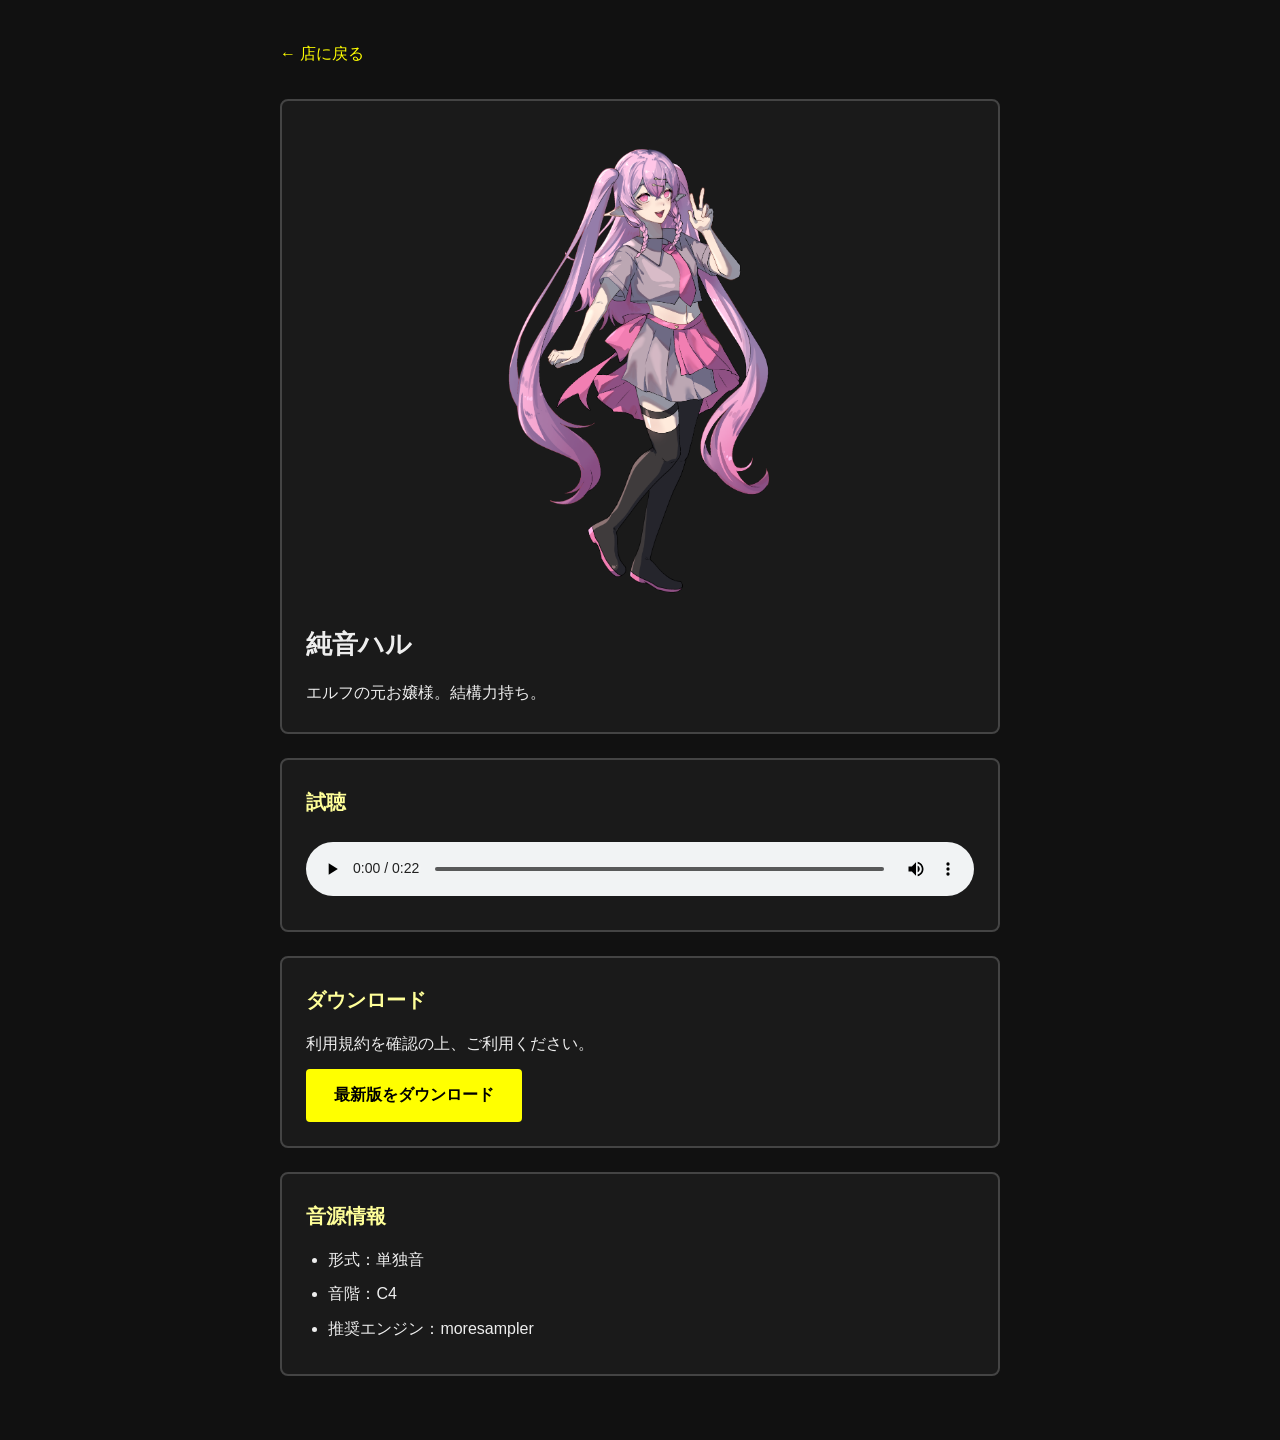
<file: detail-soul2.html>
<!DOCTYPE html>
<html lang="ja">
<head>
  <meta charset="UTF-8">
  <meta name="viewport" content="width=device-width, initial-scale=1.0">
  <title>魂2の音源 - 詳細</title>
  <style>
    * { margin: 0; padding: 0; box-sizing: border-box; }
    body {
      background: #111;
      color: #eee;
      font-family: "Hiragino Sans", "Yu Gothic", "MS Gothic", sans-serif;
      line-height: 1.8;
      padding: 40px 20px;
    }
    .container { max-width: 720px; margin: 0 auto; }
    a.back {
      display: inline-block;
      color: #ffff00;
      text-decoration: none;
      margin-bottom: 30px;
      font-size: 16px;
    }
    a.back:hover { text-decoration: underline; }
    .card {
      background: #1a1a1a;
      border: 2px solid #444;
      padding: 24px;
      border-radius: 8px;
      margin-bottom: 24px;
    }
    h1 { font-size: 26px; margin-bottom: 12px; }
    h2 { font-size: 20px; margin-bottom: 12px; color: #ffff99; }
    .tachi {
      max-width: 280px;
      width: 100%;
      display: block;
      margin: 0 auto 20px;
      border-radius: 6px;
    }
    .download-btn {
      display: inline-block;
      background: #ffff00;
      color: #000;
      padding: 12px 28px;
      text-decoration: none;
      font-weight: bold;
      border-radius: 4px;
      margin-top: 10px;
    }
    .download-btn:hover { background: #fff; }
    audio { width: 100%; margin-top: 10px; }
    ul { padding-left: 1.4em; }
    li { margin-bottom: 6px; }
  </style>
</head>
<body>
  <div class="container">
    <a href="index.html" class="back">← 店に戻る</a>

    <div class="card">
      <img src="images/stand-soul2.png" alt="魂2の立ち絵" class="tachi">
      <h1>純音ハル</h1>
      <p>エルフの元お嬢様。結構力持ち。</p>
    </div>

    <div class="card">
      <h2>試聴</h2>
      <audio controls src="samples/soul2-demo.mp3">
        お使いのブラウザは音声再生に対応していません。
      </audio>
    </div>

    <div class="card">
      <h2>ダウンロード</h2>
      <p>利用規約を確認の上、ご利用ください。</p>
      <a href="https://www.dropbox.com/scl/fi/syyekur6s44m2vhzwhtio/.zip?rlkey=cq6lwrc2swtjg82pn8cq7nov0&st=tovu2f4b&dl=1" class="download-btn" target="_blank" rel="noopener">
        最新版をダウンロード
      </a>
    </div>

    <div class="card">
      <h2>音源情報</h2>
      <ul>
        <li>形式：単独音</li>
        <li>音階：C4</li>
        <li>推奨エンジン：moresampler</li>
      </ul>
    </div>
  </div>
</body>
</html>
</file>
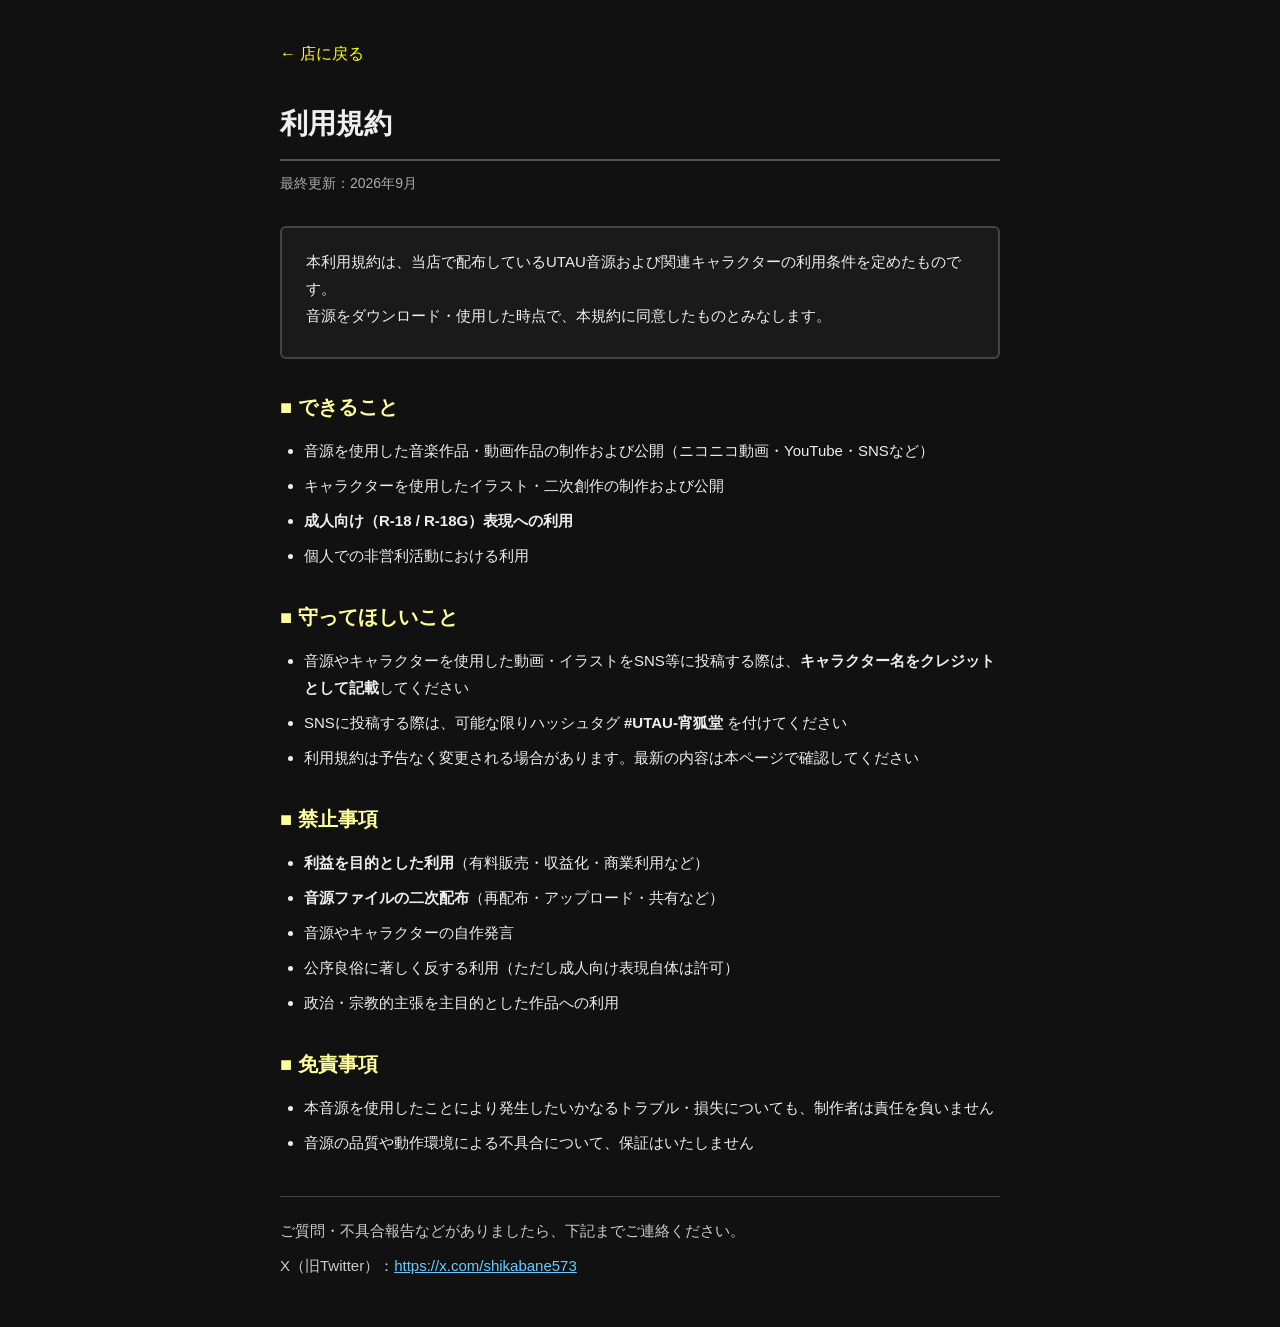
<file: kiyaku.html>
<!DOCTYPE html>
<html lang="ja">
<head>
  <meta charset="UTF-8">
  <meta name="viewport" content="width=device-width, initial-scale=1.0">
  <title>利用規約 - ○○の音源屋さん</title>
  <style>
    * {
      margin: 0;
      padding: 0;
      box-sizing: border-box;
    }

    body {
      background: #111;
      color: #eee;
      font-family: "Hiragino Sans", "Yu Gothic", "MS Gothic", sans-serif;
      line-height: 1.8;
      padding: 40px 20px;
    }

    .container {
      max-width: 720px;
      margin: 0 auto;
    }

    a.back {
      display: inline-block;
      color: #ffff00;
      text-decoration: none;
      margin-bottom: 30px;
      font-size: 16px;
    }

    a.back:hover {
      text-decoration: underline;
    }

    h1 {
      font-size: 28px;
      margin-bottom: 10px;
      border-bottom: 2px solid #555;
      padding-bottom: 10px;
    }

    .update {
      font-size: 14px;
      color: #aaa;
      margin-bottom: 30px;
    }

    h2 {
      font-size: 20px;
      margin: 30px 0 12px;
      color: #ffff99;
    }

    p, li {
      margin-bottom: 8px;
      font-size: 15px;
    }

    ul {
      padding-left: 1.5em;
      margin-bottom: 16px;
    }

    .box {
      background: #1a1a1a;
      border: 2px solid #444;
      padding: 20px 24px;
      border-radius: 6px;
      margin: 20px 0;
    }

    .contact {
      margin-top: 40px;
      padding-top: 20px;
      border-top: 1px solid #444;
      font-size: 14px;
      color: #ccc;
    }

    .contact a {
      color: #66ccff;
    }
  </style>
</head>
<body>
  <div class="container">
    <a href="index.html" class="back">← 店に戻る</a>

    <h1>利用規約</h1>
    <p class="update">最終更新：2026年9月</p>

    <div class="box">
      <p>本利用規約は、当店で配布しているUTAU音源および関連キャラクターの利用条件を定めたものです。<br>
      音源をダウンロード・使用した時点で、本規約に同意したものとみなします。</p>
    </div>

    <h2>■ できること</h2>
    <ul>
      <li>音源を使用した音楽作品・動画作品の制作および公開（ニコニコ動画・YouTube・SNSなど）</li>
      <li>キャラクターを使用したイラスト・二次創作の制作および公開</li>
      <li><strong>成人向け（R-18 / R-18G）表現への利用</strong></li>
      <li>個人での非営利活動における利用</li>
    </ul>

    <h2>■ 守ってほしいこと</h2>
    <ul>
      <li>音源やキャラクターを使用した動画・イラストをSNS等に投稿する際は、<strong>キャラクター名をクレジットとして記載</strong>してください</li>
      <li>SNSに投稿する際は、可能な限りハッシュタグ <strong>#UTAU-宵狐堂</strong> を付けてください</li>
      <li>利用規約は予告なく変更される場合があります。最新の内容は本ページで確認してください</li>
    </ul>

    <h2>■ 禁止事項</h2>
    <ul>
      <li><strong>利益を目的とした利用</strong>（有料販売・収益化・商業利用など）</li>
      <li><strong>音源ファイルの二次配布</strong>（再配布・アップロード・共有など）</li>
      <li>音源やキャラクターの自作発言</li>
      <li>公序良俗に著しく反する利用（ただし成人向け表現自体は許可）</li>
      <li>政治・宗教的主張を主目的とした作品への利用</li>
    </ul>

    <h2>■ 免責事項</h2>
    <ul>
      <li>本音源を使用したことにより発生したいかなるトラブル・損失についても、制作者は責任を負いません</li>
      <li>音源の品質や動作環境による不具合について、保証はいたしません</li>
    </ul>

    <div class="contact">
      <p>ご質問・不具合報告などがありましたら、下記までご連絡ください。</p>
      <p>X（旧Twitter）：<a href="https://x.com/shikabane573" target="_blank" rel="noopener">https://x.com/shikabane573</a></p>
    </div>
  </div>
</body>
</html>
</file>
<file: style.css>
* {
  margin: 0;
  padding: 0;
  box-sizing: border-box;
}

body {
  background: #000;
  overflow: hidden;
  font-family: "Courier New", "MS Gothic", monospace;
  height: 100vh;
  height: 100dvh;
  user-select: none;
}

.shop-container {
  position: relative;
  width: 100%;
  height: 100vh;
  height: 100dvh;
  overflow: hidden;
}

/* 背景 */
.shop-bg {
  position: absolute;
  inset: 0;
  width: 100%;
  height: 100%;
  object-fit: cover;
  z-index: 1;
}

/* 店主 */
.shopkeeper-area {
  position: absolute;
  left: 50%;
  bottom: -12vh;
  transform: translateX(-50%);
  cursor: pointer;
  z-index: 10;
  transition: filter 0.2s;
}

.shopkeeper-area:hover {
  filter: brightness(1.12);
}

.shopkeeper-gif {
  height: 135vh;
  width: auto;
  max-width: none;
  display: block;
  pointer-events: none;
  object-fit: contain;
}

/* 商品・魂 */
.item {
  position: absolute;
  cursor: pointer;
  z-index: 15;
  text-align: center;
  transition: filter 0.2s;
}

.item:hover {
  filter: brightness(1.2);
}

.product img {
  width: 22vw;
  max-width: 280px;
  height: auto;
  pointer-events: none;
  filter: drop-shadow(0 4px 10px rgba(0,0,0,0.45));
}

.soul img {
  width: 12vw;
  max-width: 160px;
  height: auto;
  pointer-events: none;
  filter: drop-shadow(0 4px 8px rgba(0,0,0,0.4));
}

/* PC：水晶を少し下へ */
.product {
  left: 70%;
  bottom: -10%;
}

.soul {
  animation: float 3.5s ease-in-out infinite;
}

.soul1 {
  left: 8%;
  top: 26%;
  animation-delay: 0s;
}

.soul2 {
  left: 74%;
  top: 14%;
  animation-delay: 1.1s;
}

@keyframes float {
  0%, 100% { transform: translateY(0); }
  50% { transform: translateY(-14px); }
}

/* 台詞ボックス */
.dialogue-box {
  position: fixed;
  bottom: 24px;
  left: 50%;
  transform: translateX(-50%);
  width: min(700px, 92vw);
  background: #000;
  border: 4px solid #fff;
  padding: 18px 22px;
  z-index: 100;
  display: none;
  box-shadow: 0 0 0 2px #000;
}

.dialogue-text {
  color: #fff;
  font-size: 18px;
  line-height: 1.6;
  min-height: 52px;
  white-space: pre-wrap;
}

.choices {
  margin-top: 14px;
  display: flex;
  flex-direction: column;
  gap: 10px;
}

.choice-btn {
  background: transparent;
  border: none;
  color: #fff;
  font-size: 17px;
  font-family: inherit;
  text-align: left;
  cursor: pointer;
  padding: 4px 0;
}

.choice-btn:hover {
  color: #ffff00;
}

.continue-hint {
  position: absolute;
  right: 14px;
  bottom: 8px;
  color: #fff;
  font-size: 16px;
  animation: blink 1s infinite;
  display: none;
}

@keyframes blink {
  0%, 100% { opacity: 1; }
  50% { opacity: 0; }
}

/* ========== スマホ：約3倍 ========== */
@media (max-width: 768px) {
  /* 店主 約3倍 */
  .shopkeeper-area {
    left: 50%;
    bottom: -0%;
    transform: translateX(-50%);
    width: 320%;
  }

  .shopkeeper-gif {
    width: 100%;
    height: auto;
    max-width: none;
  }

  /* 水晶 約3倍・机付近 */
  .product {
    left: 58%;
    bottom: -10%;
  }
  .product img {
    width: 55vw;
    max-width: none;
  }

  /* 魂 約3倍 */
  .soul1 {
    left: -8%;
    top: 12%;
  }
  .soul2 {
    left: 68%;
    top: 6%;
  }
  .soul img {
    width: 42vw;
    max-width: none;
  }

  .dialogue-box {
    bottom: 14px;
    padding: 14px 16px;
  }
  .dialogue-text {
    font-size: 15px;
  }
  .choice-btn {
    font-size: 15px;
  }
}
</file>
